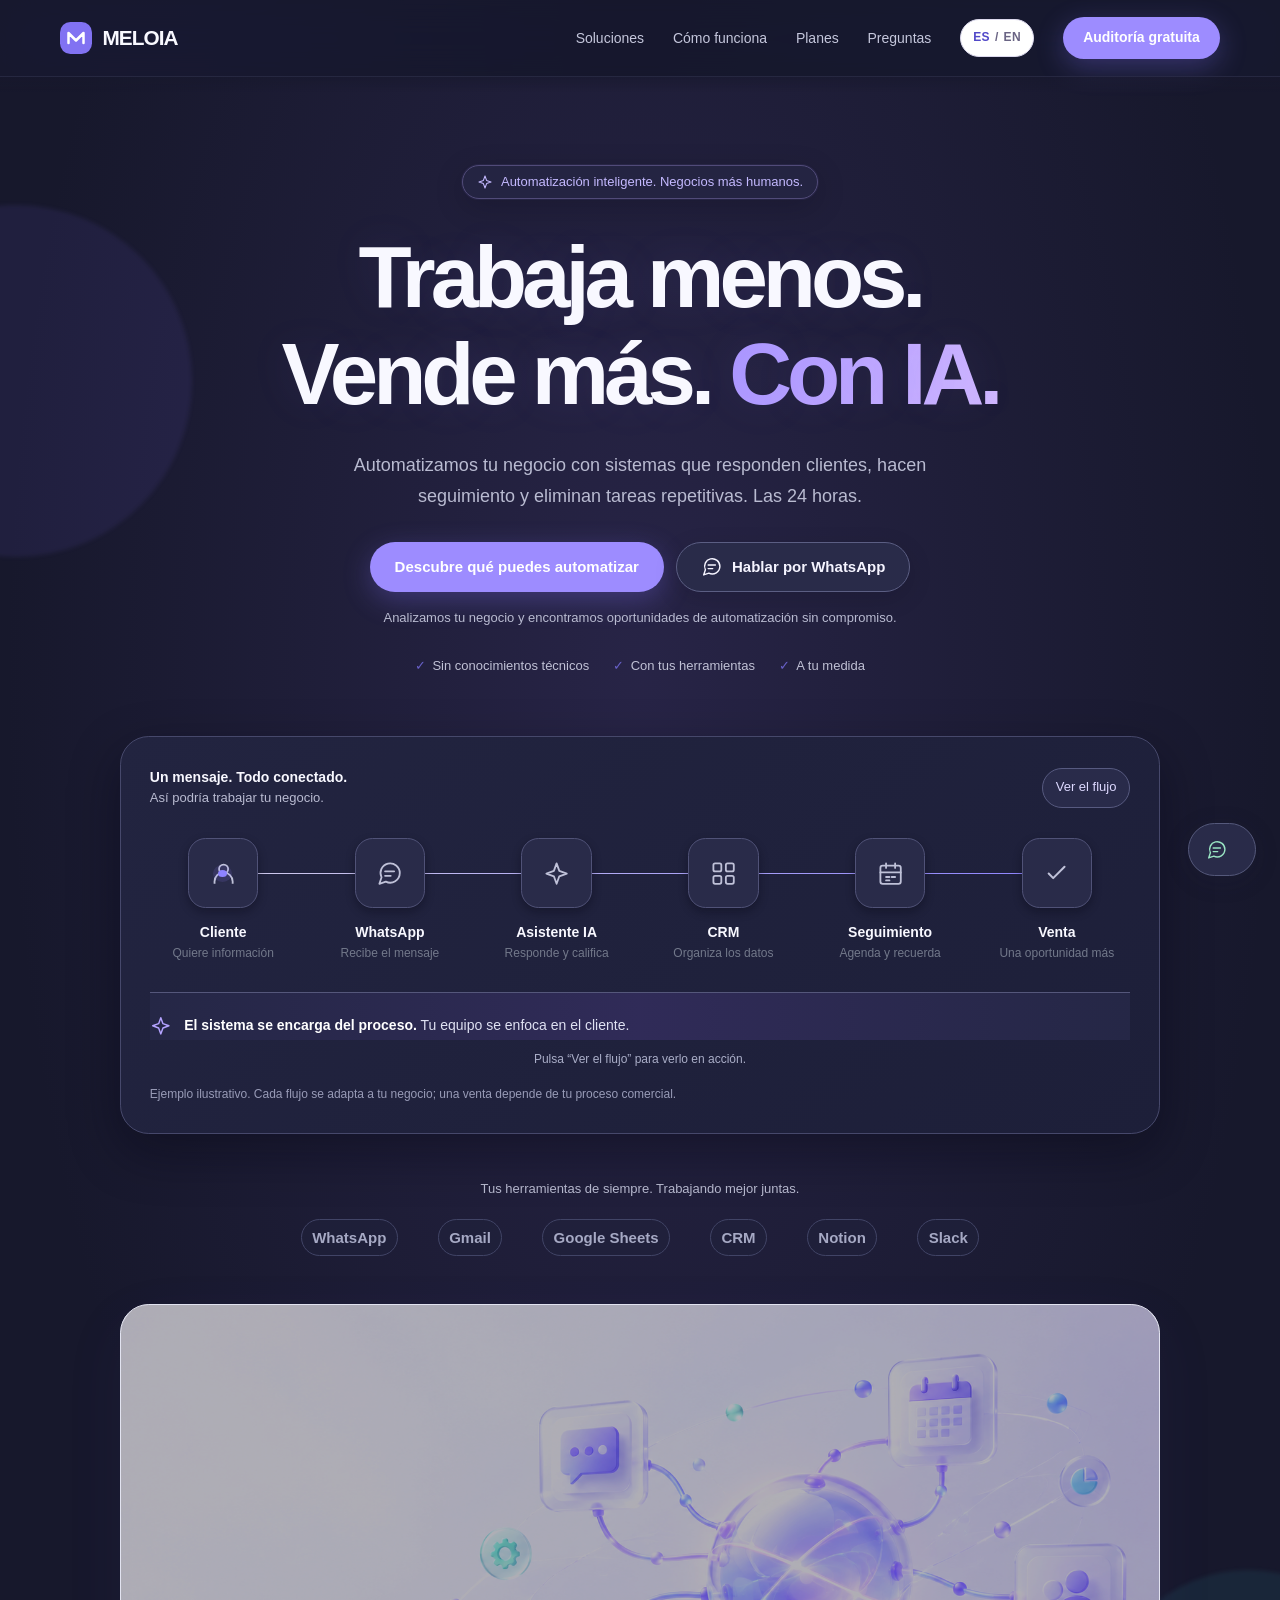
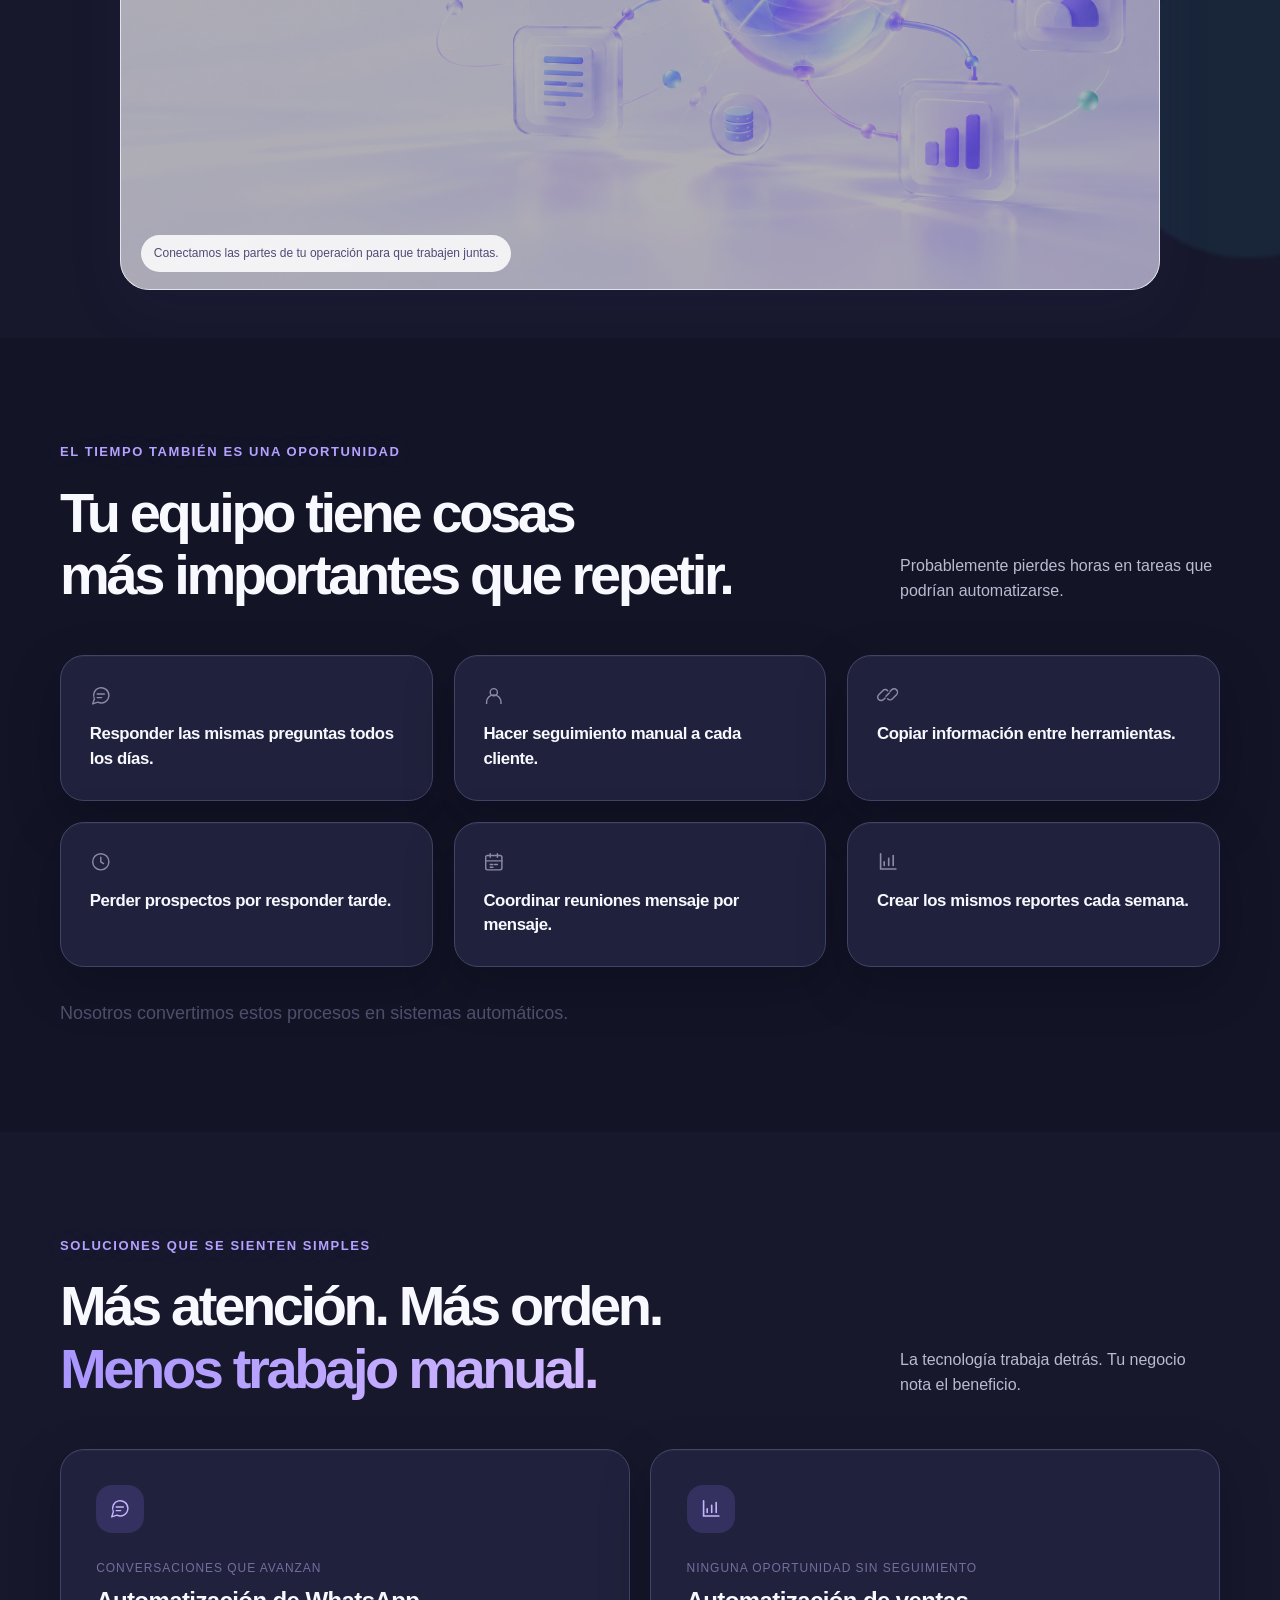
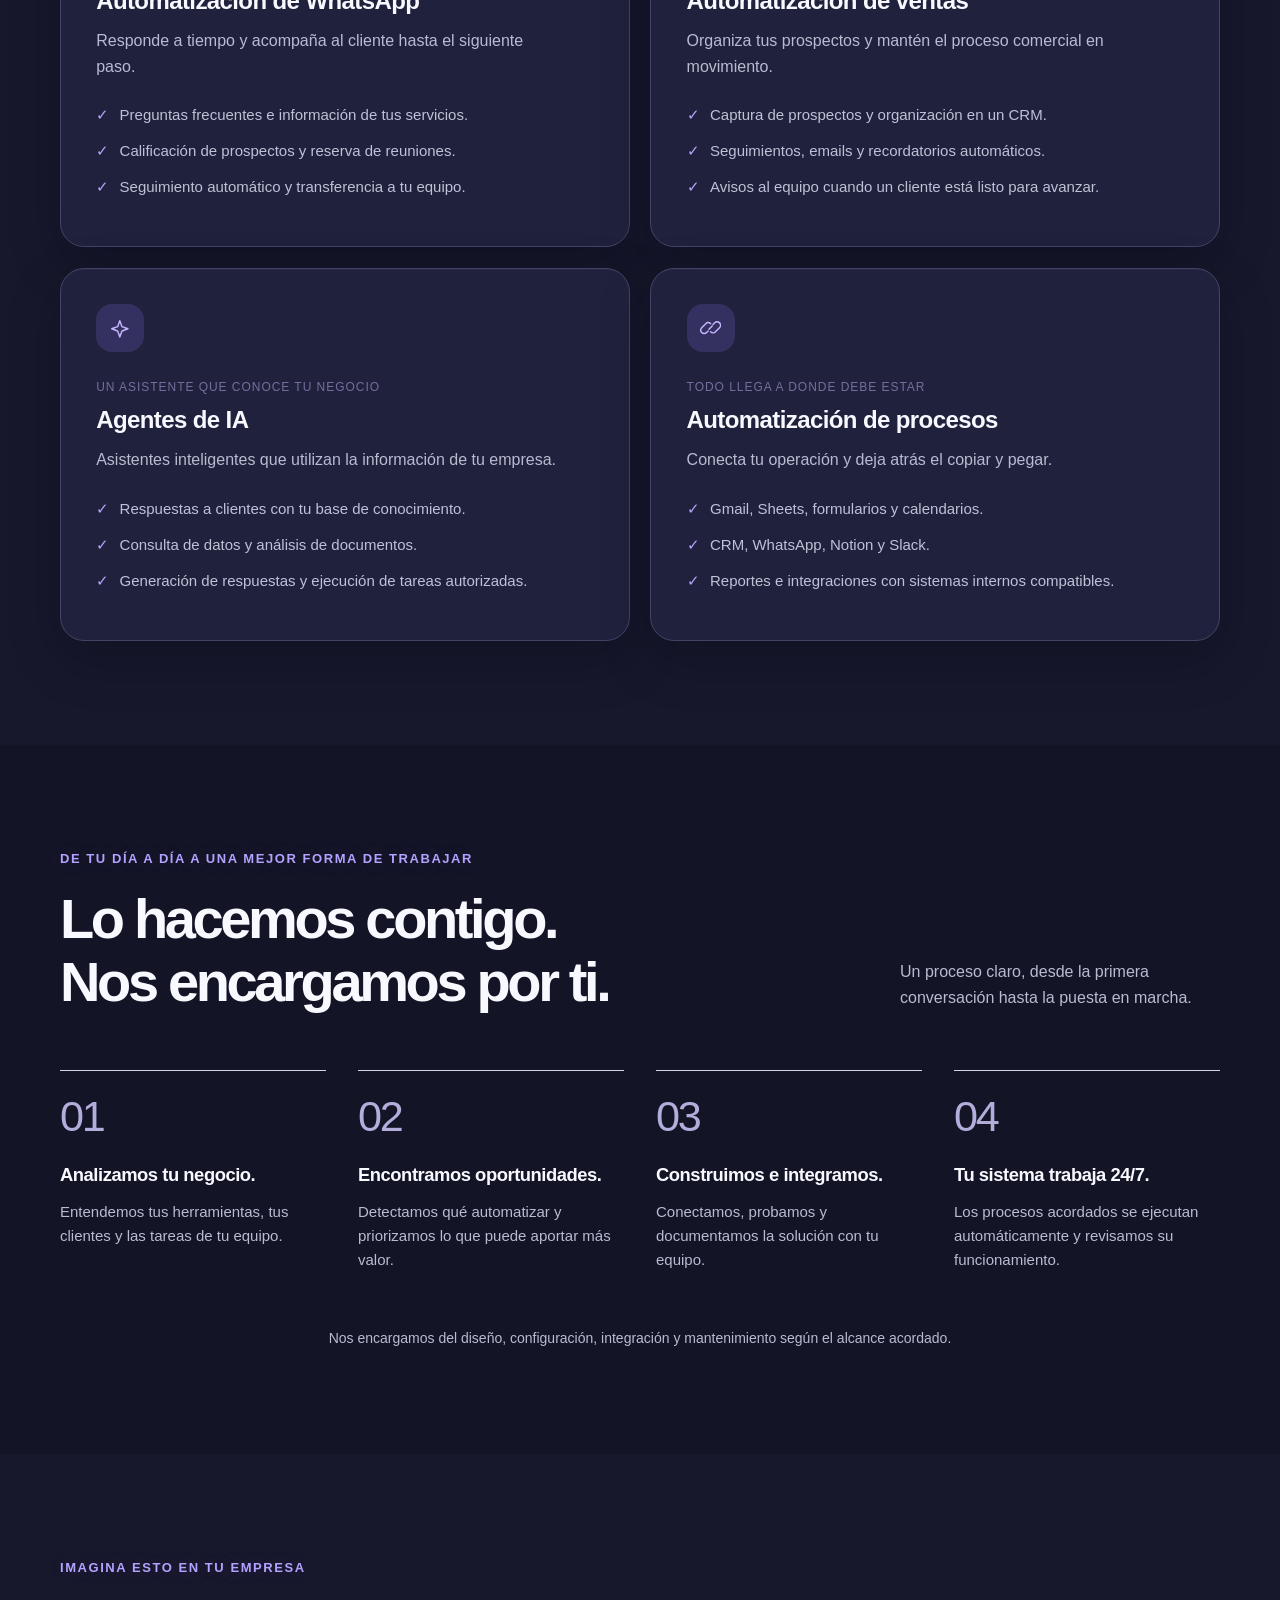
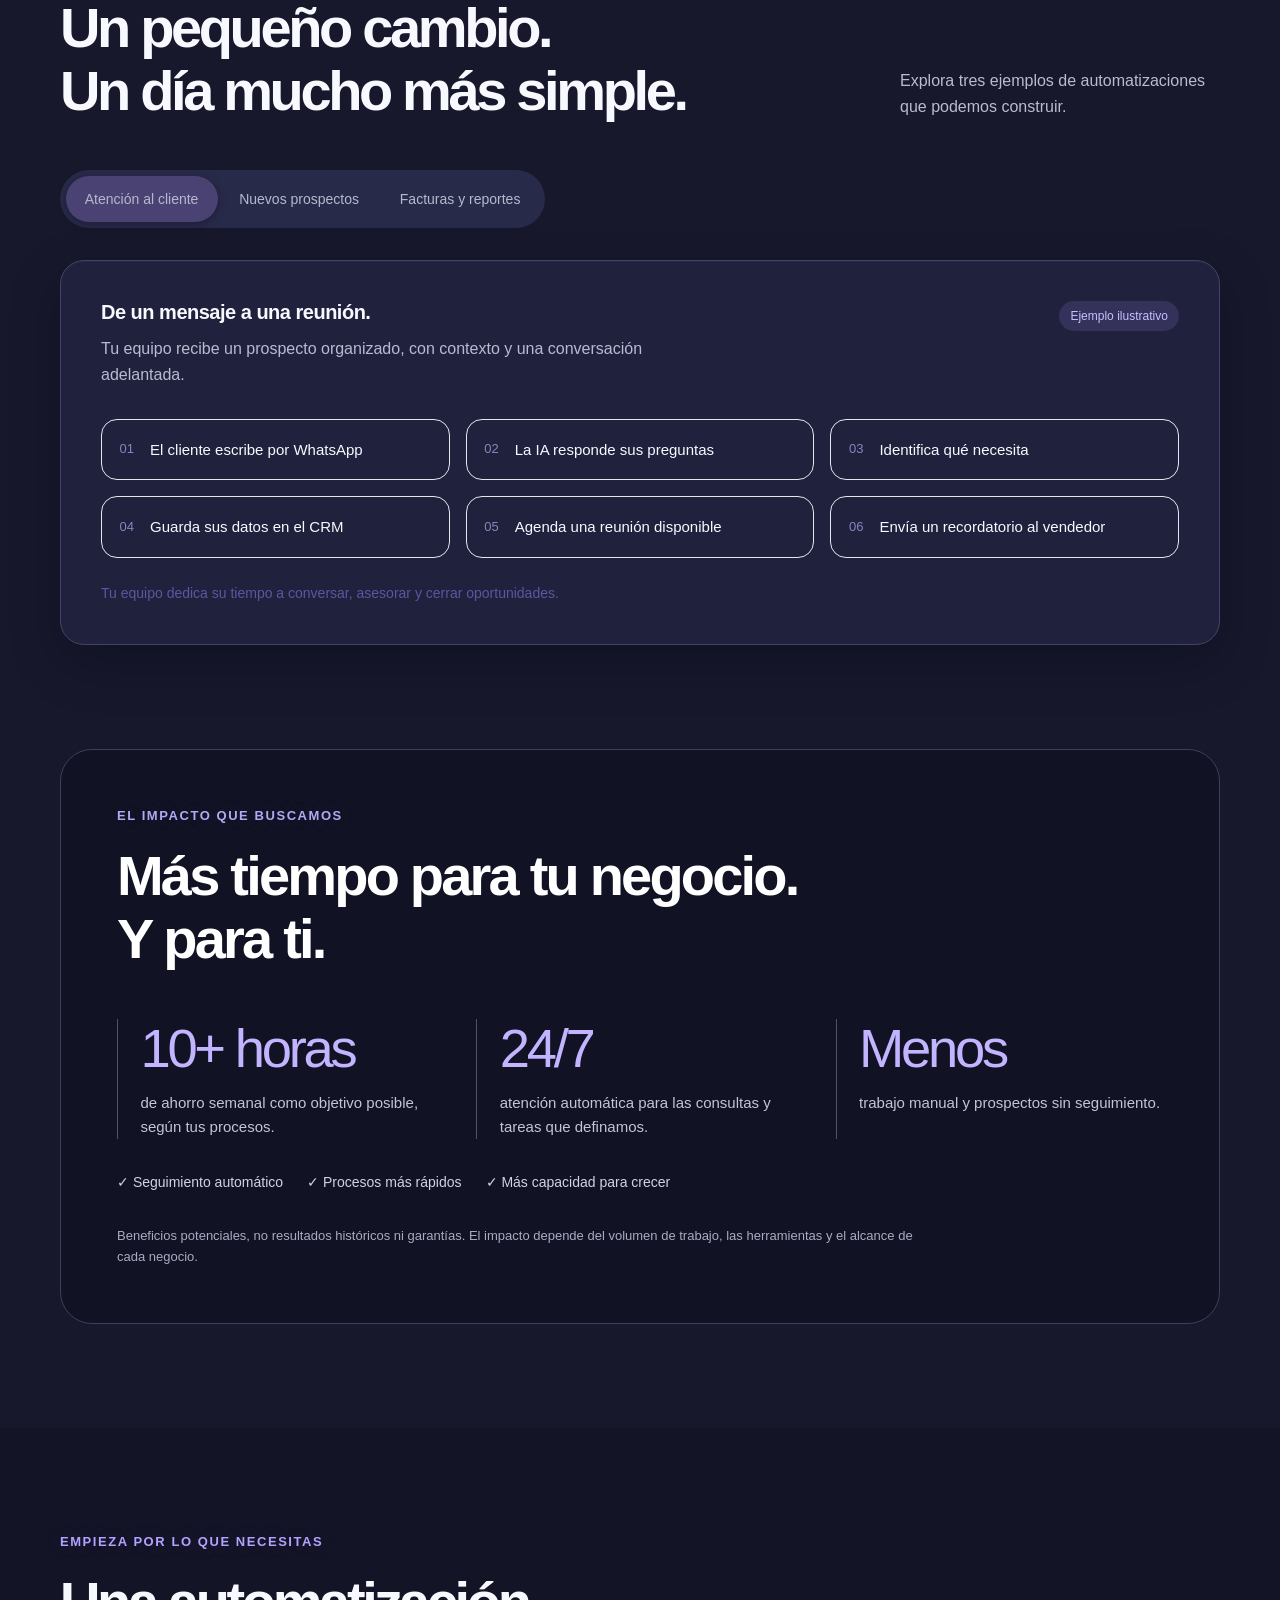
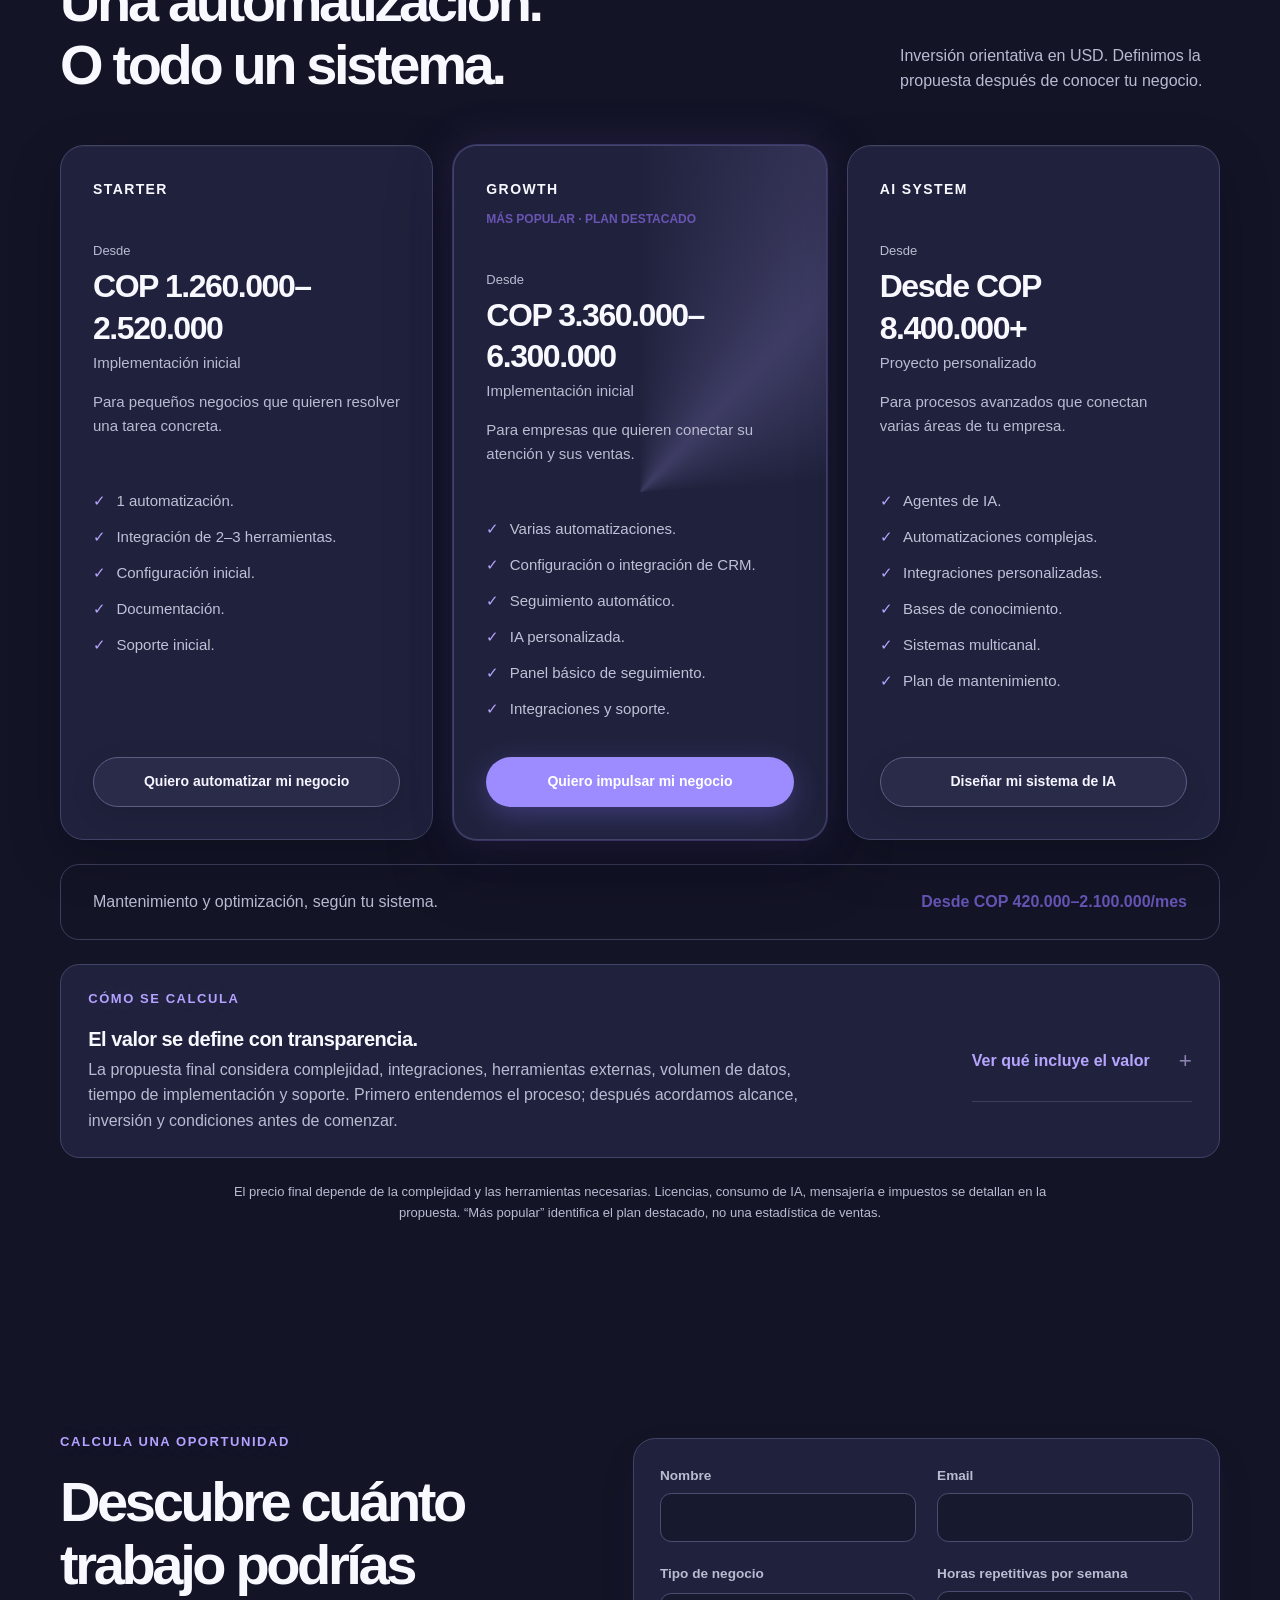
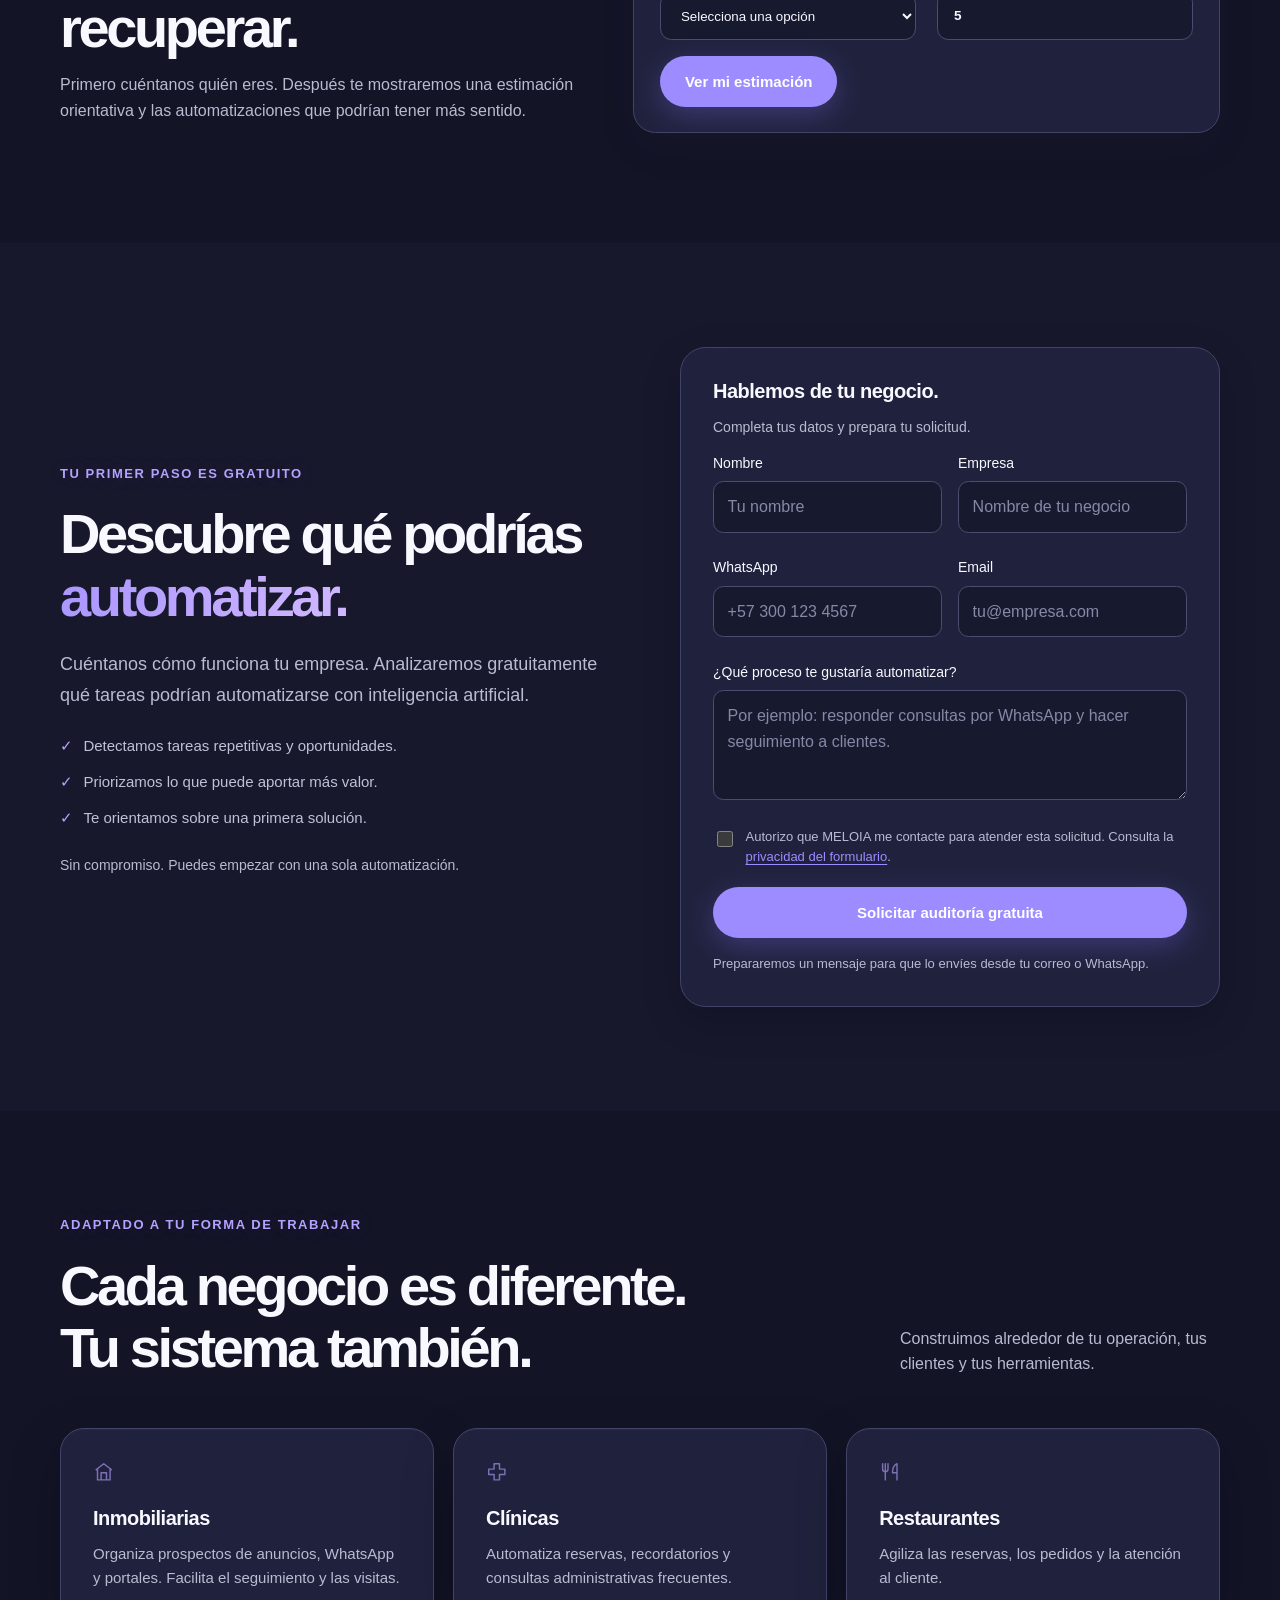
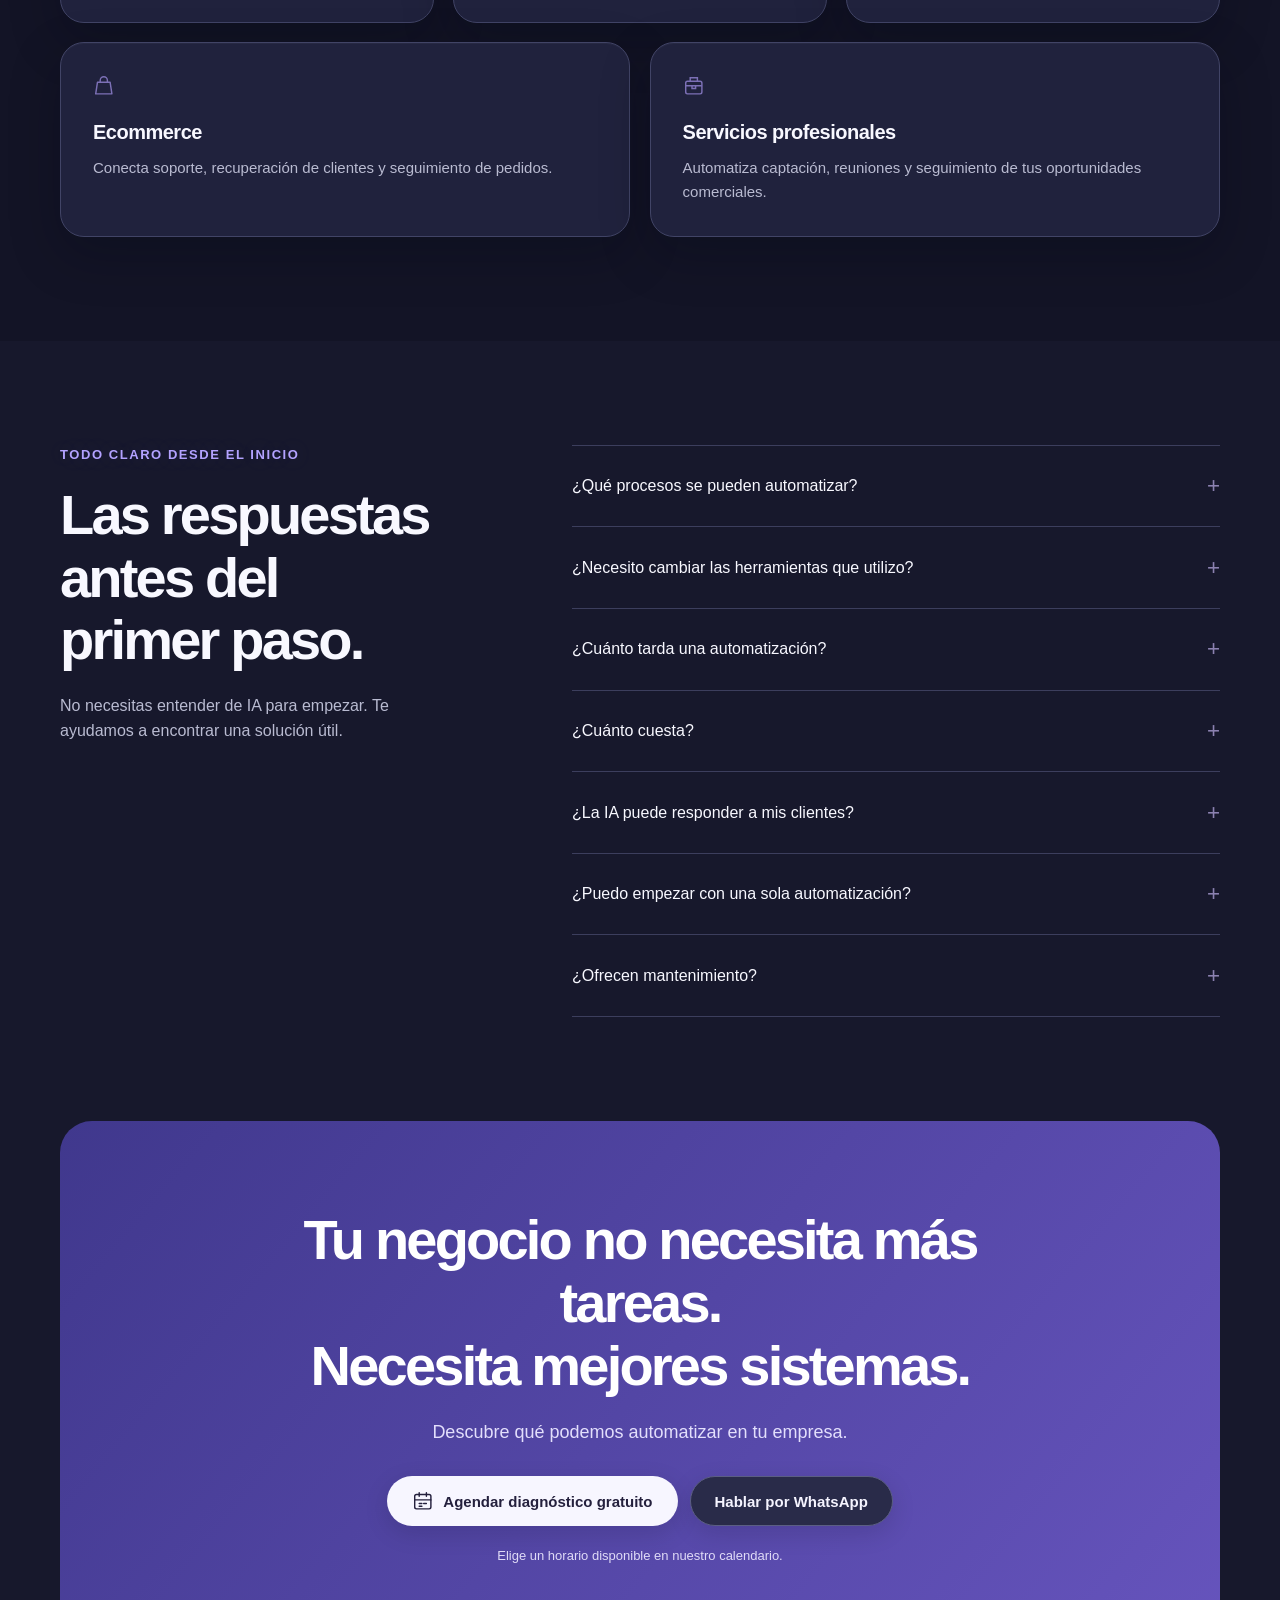
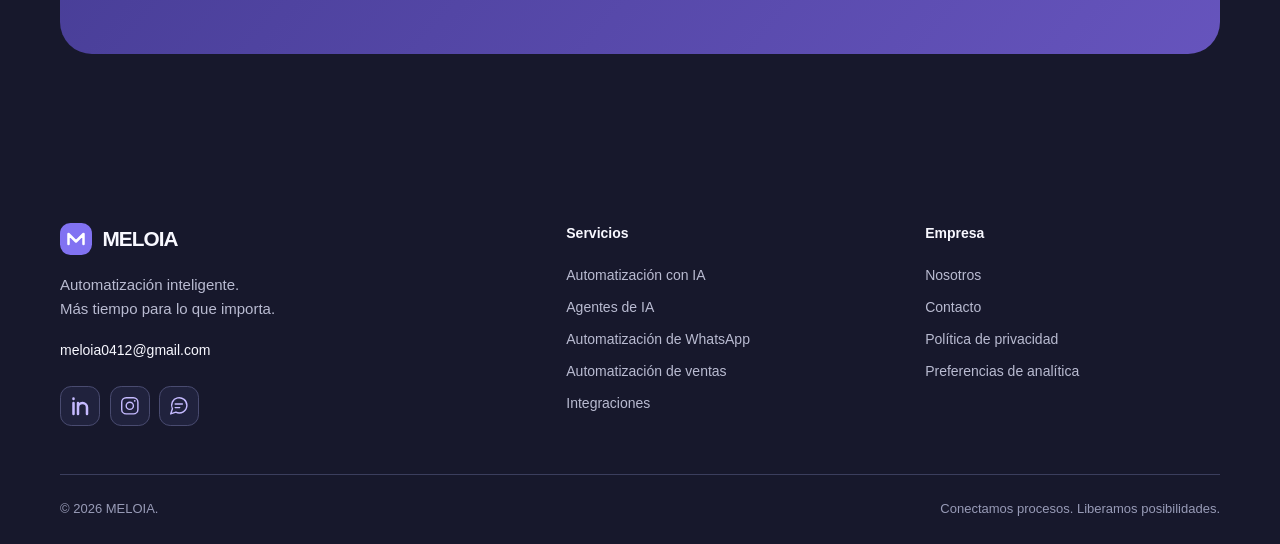
<file: index.html>
<!doctype html>
<html lang="es">
<head>
  <meta charset="utf-8">
  <meta name="viewport" content="width=device-width,initial-scale=1">
  <meta name="theme-color" content="#5955e7">
  <title>MELOIA — Trabaja menos. Vende más. Automatiza con IA.</title>
  <meta name="description" content="Automatizamos la atención, las ventas y las tareas repetitivas de tu negocio con inteligencia artificial. Solicita una auditoría gratuita con MELOIA.">
  <meta property="og:type" content="website">
  <meta property="og:locale" content="es_CO">
  <meta property="og:title" content="MELOIA — Tu negocio, en su mejor versión.">
  <meta property="og:description" content="Menos tareas manuales. Más tiempo para crecer. Descubre qué puedes automatizar con una auditoría gratuita.">
  <meta property="og:url" content="https://meloia.foamy-raven-7353.chatgpt.site/">
  <link rel="canonical" href="https://meloia.foamy-raven-7353.chatgpt.site/">
  <link rel="alternate" hreflang="es" href="https://meloia.foamy-raven-7353.chatgpt.site/">
  <link rel="alternate" hreflang="en" href="https://meloia.foamy-raven-7353.chatgpt.site/?lang=en">
  <link rel="alternate" hreflang="x-default" href="https://meloia.foamy-raven-7353.chatgpt.site/">
  <link rel="manifest" href="site.webmanifest">
  <link rel="icon" href="favicon.svg" type="image/svg+xml">
  <link rel="stylesheet" href="styles.css">
  <link rel="stylesheet" href="theme-overrides.css">
  <script src="config.js" defer></script>
  <script src="app.js" defer></script>
  <script type="application/ld+json">{"@context":"https://schema.org","@type":"ProfessionalService","name":"MELOIA","description":"Automatización inteligente para atención, ventas y procesos empresariales.","email":"meloia0412@gmail.com","telephone":"+573176867192","areaServed":"CO","address":{"@type":"PostalAddress","addressLocality":"Medellín","addressCountry":"CO"},"url":"https://meloia.foamy-raven-7353.chatgpt.site/","sameAs":[]}</script>
</head>
<body>
  <svg xmlns="http://www.w3.org/2000/svg" style="display:none" aria-hidden="true">
    <symbol id="i-mark" viewBox="0 0 24 24"><path d="M3 18V6l9 9 9-9v12" fill="none" stroke="currentColor" stroke-width="3" stroke-linecap="round" stroke-linejoin="round"/></symbol>
    <symbol id="i-spark" viewBox="0 0 24 24"><path d="m12 3 2.4 6.6L21 12l-6.6 2.4L12 21l-2.4-6.6L3 12l6.6-2.4L12 3Z" fill="none" stroke="currentColor" stroke-width="1.6" stroke-linejoin="round"/></symbol>
    <symbol id="i-chat" viewBox="0 0 24 24"><path d="M21 11.5a8.5 8.5 0 0 1-12.3 7.6L3 21l1.9-5.7A8.5 8.5 0 1 1 21 11.5Z" fill="none" stroke="currentColor" stroke-width="1.6" stroke-linejoin="round"/><path d="M8 10h8M8 14h5" fill="none" stroke="currentColor" stroke-width="1.6" stroke-linecap="round"/></symbol>
    <symbol id="i-user" viewBox="0 0 24 24"><circle cx="12" cy="8" r="4" fill="none" stroke="currentColor" stroke-width="1.6"/><path d="M4 21v-2a8 8 0 0 1 16 0v2" fill="none" stroke="currentColor" stroke-width="1.6"/></symbol>
    <symbol id="i-grid" viewBox="0 0 24 24"><g fill="none" stroke="currentColor" stroke-width="1.6"><rect x="3" y="3" width="7" height="7" rx="1.5"/><rect x="14" y="3" width="7" height="7" rx="1.5"/><rect x="3" y="14" width="7" height="7" rx="1.5"/><rect x="14" y="14" width="7" height="7" rx="1.5"/></g></symbol>
    <symbol id="i-calendar" viewBox="0 0 24 24"><rect x="3" y="5" width="18" height="16" rx="2" fill="none" stroke="currentColor" stroke-width="1.6"/><path d="M8 3v4m8-4v4M3 11h18m-13 4h3m2 0h3m-8 3h3" fill="none" stroke="currentColor" stroke-width="1.6" stroke-linecap="round"/></symbol>
    <symbol id="i-check" viewBox="0 0 24 24"><path d="m5 12 4 4L19 6" fill="none" stroke="currentColor" stroke-width="1.8" stroke-linecap="round" stroke-linejoin="round"/></symbol>
    <symbol id="i-chart" viewBox="0 0 24 24"><path d="M4 3v17h17M8 16v-4m5 4V8m5 8V5" fill="none" stroke="currentColor" stroke-width="1.8" stroke-linecap="round"/></symbol>
    <symbol id="i-clock" viewBox="0 0 24 24"><circle cx="12" cy="12" r="9" fill="none" stroke="currentColor" stroke-width="1.6"/><path d="M12 7v5l3 2" fill="none" stroke="currentColor" stroke-width="1.6" stroke-linecap="round"/></symbol>
    <symbol id="i-link" viewBox="0 0 24 24"><path d="m10 14 4-4m-5 6-2 2a4 4 0 0 1-6-6l5-5a4 4 0 0 1 6 0m0 10a4 4 0 0 0 6 0l5-5a4 4 0 0 0-6-6l-2 2" transform="translate(1 0) scale(.9)" fill="none" stroke="currentColor" stroke-width="1.8" stroke-linecap="round"/></symbol>
    <symbol id="i-home" viewBox="0 0 24 24"><path d="m3 10 9-7 9 7M5 9v12h14V9M9 21v-8h6v8" fill="none" stroke="currentColor" stroke-width="1.6" stroke-linejoin="round"/></symbol>
    <symbol id="i-health" viewBox="0 0 24 24"><path d="M9 3h6v6h6v6h-6v6H9v-6H3V9h6V3Z" fill="none" stroke="currentColor" stroke-width="1.6" stroke-linejoin="round"/></symbol>
    <symbol id="i-food" viewBox="0 0 24 24"><path d="M4 3v6a3 3 0 0 0 6 0V3M7 3v18M20 21V3c-4 2-5 6-5 10h5" fill="none" stroke="currentColor" stroke-width="1.6" stroke-linecap="round" stroke-linejoin="round"/></symbol>
    <symbol id="i-bag" viewBox="0 0 24 24"><path d="M5 8h14l2 13H3L5 8Zm3 0V6a4 4 0 0 1 8 0v2" fill="none" stroke="currentColor" stroke-width="1.6" stroke-linejoin="round"/></symbol>
    <symbol id="i-work" viewBox="0 0 24 24"><rect x="3" y="7" width="18" height="14" rx="2" fill="none" stroke="currentColor" stroke-width="1.6"/><path d="M8 7V3h8v4M3 12h18m-11 0v3h4v-3" fill="none" stroke="currentColor" stroke-width="1.6"/></symbol>
    <symbol id="i-instagram" viewBox="0 0 24 24"><rect x="3" y="3" width="18" height="18" rx="5" fill="none" stroke="currentColor" stroke-width="1.6"/><circle cx="12" cy="12" r="4" fill="none" stroke="currentColor" stroke-width="1.6"/><circle cx="17.5" cy="6.5" r="1" fill="currentColor"/></symbol>
    <symbol id="i-linkedin" viewBox="0 0 24 24"><path d="M5 9v12M5 4v.5M10 21V9m0 5a5 5 0 0 1 10 0v7" fill="none" stroke="currentColor" stroke-width="2.8" stroke-linecap="round"/></symbol>
    <symbol id="i-menu" viewBox="0 0 24 24"><path d="M4 6h16M4 12h16M4 18h16" fill="none" stroke="currentColor" stroke-width="1.6" stroke-linecap="round"/></symbol>
  </svg>
  <a class="skip" href="#main">Saltar al contenido</a>
  <header class="header">
    <nav class="container nav" aria-label="Navegación principal">
      <a class="brand" href="#" aria-label="MELOIA, inicio"><span class="brand-mark"><svg aria-hidden="true"><use href="#i-mark"/></svg></span>MELOIA</a>
      <button class="menu-toggle" type="button" aria-expanded="false" aria-controls="nav-links" aria-label="Abrir menú"><svg class="icon" aria-hidden="true"><use href="#i-menu"/></svg></button>
      <div class="nav-links" id="nav-links">
        <a href="#servicios" data-i18n="navSolutions">Soluciones</a><a href="#como-funciona" data-i18n="navProcess">Cómo funciona</a><a href="#planes" data-i18n="navPlans">Planes</a><a href="#preguntas" data-i18n="navFaq">Preguntas</a>
        <button class="language-toggle" type="button" aria-label="Cambiar idioma"><span class="lang-active">ES</span><span aria-hidden="true">/</span><span>EN</span></button>
        <a class="btn btn-primary" href="#auditoria" data-track="nav_audit" data-i18n="navCta">Auditoría gratuita</a>
      </div>
    </nav>
  </header>
  <main id="main">
    <section class="hero" aria-labelledby="hero-title">
      <div class="container">
        <span class="hero-label"><svg class="icon" aria-hidden="true"><use href="#i-spark"/></svg>Automatización inteligente. Negocios más humanos.</span>
        <h1 id="hero-title">Trabaja menos.<br>Vende más. <span class="gradient-text">Con IA.</span></h1>
        <p class="lead">Automatizamos tu negocio con sistemas que responden clientes, hacen seguimiento y eliminan tareas repetitivas. Las 24 horas.</p>
        <div class="actions">
          <a href="#auditoria" class="btn btn-primary" data-track="hero_audit">Descubre qué puedes automatizar</a>
          <a href="https://wa.me/573176867192?text=Hola%20MELOIA%2C%20quiero%20automatizar%20mi%20negocio." class="btn btn-secondary" data-whatsapp target="_blank" rel="noopener noreferrer"><svg class="icon" aria-hidden="true"><use href="#i-chat"/></svg>Hablar por WhatsApp</a>
        </div>
        <p class="hero-note">Analizamos tu negocio y encontramos oportunidades de automatización sin compromiso.</p>
        <div class="hero-checks"><span>Sin conocimientos técnicos</span><span>Con tus herramientas</span><span>A tu medida</span></div>
        <div class="flow-stage" aria-label="Demostración de un flujo de automatización">
          <div class="flow-toolbar"><div>Un mensaje. Todo conectado.<small>Así podría trabajar tu negocio.</small></div><button class="flow-control" id="flow-control" type="button" aria-pressed="false">Ver el flujo</button></div>
          <ol class="flow-nodes">
            <li class="flow-node"><div class="node-icon"><svg class="icon" aria-hidden="true"><use href="#i-user"/></svg></div><b>Cliente</b><small>Quiere información</small></li>
            <li class="flow-node"><div class="node-icon"><svg class="icon" aria-hidden="true"><use href="#i-chat"/></svg></div><b>WhatsApp</b><small>Recibe el mensaje</small></li>
            <li class="flow-node"><div class="node-icon"><svg class="icon" aria-hidden="true"><use href="#i-spark"/></svg></div><b>Asistente IA</b><small>Responde y califica</small></li>
            <li class="flow-node"><div class="node-icon"><svg class="icon" aria-hidden="true"><use href="#i-grid"/></svg></div><b>CRM</b><small>Organiza los datos</small></li>
            <li class="flow-node"><div class="node-icon"><svg class="icon" aria-hidden="true"><use href="#i-calendar"/></svg></div><b>Seguimiento</b><small>Agenda y recuerda</small></li>
            <li class="flow-node"><div class="node-icon"><svg class="icon" aria-hidden="true"><use href="#i-check"/></svg></div><b>Venta</b><small>Una oportunidad más</small></li>
          </ol>
          <div class="flow-result"><svg class="icon" aria-hidden="true"><use href="#i-spark"/></svg><span id="flow-result"><strong>El sistema se encarga del proceso.</strong> Tu equipo se enfoca en el cliente.</span></div><p class="flow-status" id="flow-status" aria-live="polite">Pulsa “Ver el flujo” para verlo en acción.</p>
          <p class="flow-footnote">Ejemplo ilustrativo. Cada flujo se adapta a tu negocio; una venta depende de tu proceso comercial.</p>
        </div>
        <div class="integrations"><p data-i18n="integrationsLead">Tus herramientas de siempre. Trabajando mejor juntas.</p><div class="tools"><span>WhatsApp</span><span>Gmail</span><span>Google Sheets</span><span>CRM</span><span>Notion</span><span>Slack</span></div></div>
        <figure class="automation-visual reveal" data-parallax><img src="automation-visual.png" alt="Conexiones visuales entre conversaciones, calendario, CRM y resultados" loading="lazy"><figcaption>Conectamos las partes de tu operación para que trabajen juntas.</figcaption></figure>
      </div>
    </section>
    <section class="section soft" id="problema">
      <div class="container">
        <div class="section-heading reveal"><div><span class="eyebrow">El tiempo también es una oportunidad</span><h2>Tu equipo tiene cosas<br>más importantes que repetir.</h2></div><p>Probablemente pierdes horas en tareas que podrían automatizarse.</p></div>
        <div class="grid-3">
          <article class="card problem-card reveal"><svg class="icon" aria-hidden="true"><use href="#i-chat"/></svg><h3>Responder las mismas preguntas todos los días.</h3></article>
          <article class="card problem-card reveal"><svg class="icon" aria-hidden="true"><use href="#i-user"/></svg><h3>Hacer seguimiento manual a cada cliente.</h3></article>
          <article class="card problem-card reveal"><svg class="icon" aria-hidden="true"><use href="#i-link"/></svg><h3>Copiar información entre herramientas.</h3></article>
          <article class="card problem-card reveal"><svg class="icon" aria-hidden="true"><use href="#i-clock"/></svg><h3>Perder prospectos por responder tarde.</h3></article>
          <article class="card problem-card reveal"><svg class="icon" aria-hidden="true"><use href="#i-calendar"/></svg><h3>Coordinar reuniones mensaje por mensaje.</h3></article>
          <article class="card problem-card reveal"><svg class="icon" aria-hidden="true"><use href="#i-chart"/></svg><h3>Crear los mismos reportes cada semana.</h3></article>
        </div>
        <p class="bridge reveal">Nosotros convertimos estos procesos en sistemas automáticos.</p>
      </div>
    </section>
    <section class="section" id="servicios">
      <div class="container">
        <div class="section-heading reveal"><div><span class="eyebrow">Soluciones que se sienten simples</span><h2>Más atención. Más orden.<br><span class="gradient-text">Menos trabajo manual.</span></h2></div><p>La tecnología trabaja detrás. Tu negocio nota el beneficio.</p></div>
        <div class="grid-2">
          <article class="card service reveal" id="whatsapp"><div class="service-icon"><svg class="icon" aria-hidden="true"><use href="#i-chat"/></svg></div><span class="service-kicker">CONVERSACIONES QUE AVANZAN</span><h3>Automatización de WhatsApp</h3><p>Responde a tiempo y acompaña al cliente hasta el siguiente paso.</p><ul class="checklist"><li>Preguntas frecuentes e información de tus servicios.</li><li>Calificación de prospectos y reserva de reuniones.</li><li>Seguimiento automático y transferencia a tu equipo.</li></ul></article>
          <article class="card service reveal" id="ventas"><div class="service-icon"><svg class="icon" aria-hidden="true"><use href="#i-chart"/></svg></div><span class="service-kicker">NINGUNA OPORTUNIDAD SIN SEGUIMIENTO</span><h3>Automatización de ventas</h3><p>Organiza tus prospectos y mantén el proceso comercial en movimiento.</p><ul class="checklist"><li>Captura de prospectos y organización en un CRM.</li><li>Seguimientos, emails y recordatorios automáticos.</li><li>Avisos al equipo cuando un cliente está listo para avanzar.</li></ul></article>
          <article class="card service reveal" id="agentes"><div class="service-icon"><svg class="icon" aria-hidden="true"><use href="#i-spark"/></svg></div><span class="service-kicker">UN ASISTENTE QUE CONOCE TU NEGOCIO</span><h3>Agentes de IA</h3><p>Asistentes inteligentes que utilizan la información de tu empresa.</p><ul class="checklist"><li>Respuestas a clientes con tu base de conocimiento.</li><li>Consulta de datos y análisis de documentos.</li><li>Generación de respuestas y ejecución de tareas autorizadas.</li></ul></article>
          <article class="card service reveal" id="integraciones"><div class="service-icon"><svg class="icon" aria-hidden="true"><use href="#i-link"/></svg></div><span class="service-kicker">TODO LLEGA A DONDE DEBE ESTAR</span><h3>Automatización de procesos</h3><p>Conecta tu operación y deja atrás el copiar y pegar.</p><ul class="checklist"><li>Gmail, Sheets, formularios y calendarios.</li><li>CRM, WhatsApp, Notion y Slack.</li><li>Reportes e integraciones con sistemas internos compatibles.</li></ul></article>
        </div>
      </div>
    </section>
    <section class="section soft" id="como-funciona">
      <div class="container">
        <div class="section-heading reveal"><div><span class="eyebrow">De tu día a día a una mejor forma de trabajar</span><h2>Lo hacemos contigo.<br>Nos encargamos por ti.</h2></div><p>Un proceso claro, desde la primera conversación hasta la puesta en marcha.</p></div>
        <div class="process-grid process-animated">
          <article class="process-step reveal"><span>01</span><h3>Analizamos tu negocio.</h3><p>Entendemos tus herramientas, tus clientes y las tareas de tu equipo.</p></article>
          <article class="process-step reveal"><span>02</span><h3>Encontramos oportunidades.</h3><p>Detectamos qué automatizar y priorizamos lo que puede aportar más valor.</p></article>
          <article class="process-step reveal"><span>03</span><h3>Construimos e integramos.</h3><p>Conectamos, probamos y documentamos la solución con tu equipo.</p></article>
          <article class="process-step reveal"><span>04</span><h3>Tu sistema trabaja 24/7.</h3><p>Los procesos acordados se ejecutan automáticamente y revisamos su funcionamiento.</p></article>
        </div>
        <p class="process-note">Nos encargamos del diseño, configuración, integración y mantenimiento según el alcance acordado.</p>
      </div>
    </section>
    <section class="section" id="ejemplos">
      <div class="container">
        <div class="section-heading reveal"><div><span class="eyebrow">Imagina esto en tu empresa</span><h2>Un pequeño cambio.<br>Un día mucho más simple.</h2></div><p>Explora tres ejemplos de automatizaciones que podemos construir.</p></div>
        <div class="tabs" role="tablist" aria-label="Ejemplos de automatización"><span class="tab-indicator" aria-hidden="true"></span><button class="tab" id="tab-atencion" role="tab" aria-selected="true" aria-controls="panel-atencion" data-example="atencion">Atención al cliente</button><button class="tab" id="tab-prospectos" role="tab" aria-selected="false" aria-controls="panel-prospectos" tabindex="-1" data-example="prospectos">Nuevos prospectos</button><button class="tab" id="tab-facturas" role="tab" aria-selected="false" aria-controls="panel-facturas" tabindex="-1" data-example="facturas">Facturas y reportes</button></div>
        <div class="example" id="panel-atencion" role="tabpanel" aria-labelledby="tab-atencion" tabindex="0"><div class="example-heading"><div><h3>De un mensaje a una reunión.</h3><p>Tu equipo recibe un prospecto organizado, con contexto y una conversación adelantada.</p></div><span class="badge">Ejemplo ilustrativo</span></div><div class="example-flow"><div class="example-step"><span>01</span>El cliente escribe por WhatsApp</div><div class="example-step"><span>02</span>La IA responde sus preguntas</div><div class="example-step"><span>03</span>Identifica qué necesita</div><div class="example-step"><span>04</span>Guarda sus datos en el CRM</div><div class="example-step"><span>05</span>Agenda una reunión disponible</div><div class="example-step"><span>06</span>Envía un recordatorio al vendedor</div></div><p class="example-outcome">Tu equipo dedica su tiempo a conversar, asesorar y cerrar oportunidades.</p></div>
        <div class="example" id="panel-prospectos" role="tabpanel" aria-labelledby="tab-prospectos" tabindex="0" hidden><div class="example-heading"><div><h3>El interés no se queda en un formulario.</h3><p>Cada solicitud entra a un proceso de atención y seguimiento definido por tu empresa.</p></div><span class="badge">Ejemplo ilustrativo</span></div><div class="example-flow"><div class="example-step"><span>01</span>El cliente completa un formulario</div><div class="example-step"><span>02</span>Los datos llegan al CRM</div><div class="example-step"><span>03</span>La IA analiza el prospecto</div><div class="example-step"><span>04</span>Prepara un email personalizado</div><div class="example-step"><span>05</span>Inicia el seguimiento automático</div><div class="example-step"><span>06</span>Avisa al equipo cuando hace falta</div></div><p class="example-outcome">Un proceso consistente para acompañar cada oportunidad.</p></div>
        <div class="example" id="panel-facturas" role="tabpanel" aria-labelledby="tab-facturas" tabindex="0" hidden><div class="example-heading"><div><h3>La información se organiza sola.</h3><p>Automatiza la captura de datos y deja las excepciones para revisión humana.</p></div><span class="badge">Ejemplo ilustrativo</span></div><div class="example-flow"><div class="example-step"><span>01</span>Llega una factura por correo</div><div class="example-step"><span>02</span>El sistema extrae la información</div><div class="example-step"><span>03</span>Señala datos que requieren revisión</div><div class="example-step"><span>04</span>Guarda los datos en una hoja</div><div class="example-step"><span>05</span>Clasifica el gasto</div><div class="example-step"><span>06</span>Genera un reporte</div></div><p class="example-outcome">Menos digitación y más claridad sobre tu operación.</p></div>
      </div>
    </section>
    <section class="section" id="resultados" style="padding-top:0">
      <div class="container"><div class="results reveal"><span class="eyebrow">El impacto que buscamos</span><h2>Más tiempo para tu negocio.<br>Y para ti.</h2><div class="metrics"><div class="metric"><strong data-count="10" data-suffix="+ horas">0</strong><p>de ahorro semanal como objetivo posible, según tus procesos.</p></div><div class="metric"><strong data-count="24" data-suffix="/7">0</strong><p>atención automática para las consultas y tareas que definamos.</p></div><div class="metric"><strong>Menos</strong><p>trabajo manual y prospectos sin seguimiento.</p></div></div><div class="benefits"><span>✓ Seguimiento automático</span><span>✓ Procesos más rápidos</span><span>✓ Más capacidad para crecer</span></div><p class="results-note">Beneficios potenciales, no resultados históricos ni garantías. El impacto depende del volumen de trabajo, las herramientas y el alcance de cada negocio.</p></div></div>
    </section>
    <section class="section soft" id="planes">
      <div class="container">
        <div class="section-heading reveal"><div><span class="eyebrow">Empieza por lo que necesitas</span><h2>Una automatización.<br>O todo un sistema.</h2></div><p>Inversión orientativa en USD. Definimos la propuesta después de conocer tu negocio.</p></div>
        <div class="grid-3 plans">
          <article class="card plan reveal"><span class="plan-name">Starter</span><div class="price"><small>Desde</small><br>US$300–600</div><p class="small">Implementación inicial</p><p>Para pequeños negocios que quieren resolver una tarea concreta.</p><ul class="checklist"><li>1 automatización.</li><li>Integración de 2–3 herramientas.</li><li>Configuración inicial.</li><li>Documentación.</li><li>Soporte inicial.</li></ul><a class="btn btn-secondary" href="#auditoria" data-plan="Starter">Quiero automatizar mi negocio</a></article>
          <article class="card plan featured reveal"><span class="plan-name">Growth</span><span class="plan-tag">MÁS POPULAR · PLAN DESTACADO</span><div class="price"><small>Desde</small><br>US$800–1.500</div><p class="small">Implementación inicial</p><p>Para empresas que quieren conectar su atención y sus ventas.</p><ul class="checklist"><li>Varias automatizaciones.</li><li>Configuración o integración de CRM.</li><li>Seguimiento automático.</li><li>IA personalizada.</li><li>Panel básico de seguimiento.</li><li>Integraciones y soporte.</li></ul><a class="btn btn-primary" href="#auditoria" data-plan="Growth">Quiero impulsar mi negocio</a></article>
          <article class="card plan reveal"><span class="plan-name">AI System</span><div class="price"><small>Desde</small><br>US$2.000+</div><p class="small">Proyecto personalizado</p><p>Para procesos avanzados que conectan varias áreas de tu empresa.</p><ul class="checklist"><li>Agentes de IA.</li><li>Automatizaciones complejas.</li><li>Integraciones personalizadas.</li><li>Bases de conocimiento.</li><li>Sistemas multicanal.</li><li>Plan de mantenimiento.</li></ul><a class="btn btn-secondary" href="#auditoria" data-plan="AI System">Diseñar mi sistema de IA</a></article>
        </div>
        <div class="maintenance"><p>Mantenimiento y optimización, según tu sistema.</p><strong class="maintenance-price">Desde US$100–500/mes</strong></div>
        <div class="pricing-explainer"><div><span class="eyebrow">Cómo se calcula</span><h3>El valor se define con transparencia.</h3><p>La propuesta final considera complejidad, integraciones, herramientas externas, volumen de datos, tiempo de implementación y soporte. Primero entendemos el proceso; después acordamos alcance, inversión y condiciones antes de comenzar.</p></div><details class="pricing-details"><summary>Ver qué incluye el valor</summary><ul class="checklist"><li>Complejidad y número de procesos.</li><li>Integraciones con tus herramientas.</li><li>Costos de terceros.</li><li>Volumen de datos y usuarios.</li><li>Implementación, pruebas y documentación.</li><li>Mantenimiento y soporte posterior.</li></ul></details></div>
        <p class="pricing-note">El precio final depende de la complejidad y las herramientas necesarias. Licencias, consumo de IA, mensajería e impuestos se detallan en la propuesta. “Más popular” identifica el plan destacado, no una estadística de ventas.</p>
      </div>
    </section>
    <section class="section soft" id="calculadora">
      <div class="container calculator reveal">
        <div><span class="eyebrow" data-i18n="calculatorEyebrow">Calcula una oportunidad</span><h2 data-i18n="calculatorTitle">Descubre cuánto trabajo podrías recuperar.</h2><p data-i18n="calculatorLead">Primero cuéntanos quién eres. Después te mostraremos una estimación orientativa y las automatizaciones que podrían tener más sentido.</p></div>
        <form id="calculator-form" class="calculator-form"><div class="grid-2"><label>Nombre<input name="name" required autocomplete="name"></label><label>Email<input name="email" type="email" required autocomplete="email"></label><label>Tipo de negocio<select name="industry" required><option value="">Selecciona una opción</option><option>Servicios profesionales</option><option>Comercio</option><option>Salud</option><option>Inmobiliaria</option><option>Educación</option><option>Otro</option></select></label><label>Horas repetitivas por semana<input name="hours" type="number" min="1" max="80" value="5" required></label></div><button class="btn btn-primary" type="submit" data-i18n="calculatorButton">Ver mi estimación</button></form>
        <div class="calculator-result" id="calculator-result" hidden><div><span class="eyebrow">Estimación orientativa</span><h3 id="calculator-result-title"></h3><p id="calculator-result-copy"></p></div><a class="btn btn-secondary" href="#auditoria" data-i18n="calculatorCta">Solicitar auditoría</a></div>
      </div>
    </section>
    <section class="section" id="auditoria">
      <div class="container audit-layout">
        <div class="audit-copy reveal"><span class="eyebrow">Tu primer paso es gratuito</span><h2>Descubre qué podrías <span class="gradient-text">automatizar.</span></h2><p class="lead">Cuéntanos cómo funciona tu empresa. Analizaremos gratuitamente qué tareas podrían automatizarse con inteligencia artificial.</p><ul class="checklist"><li>Detectamos tareas repetitivas y oportunidades.</li><li>Priorizamos lo que puede aportar más valor.</li><li>Te orientamos sobre una primera solución.</li></ul><p class="small">Sin compromiso. Puedes empezar con una sola automatización.</p></div>
        <form class="audit-form" id="audit-form">
          <h3>Hablemos de tu negocio.</h3><p class="small">Completa tus datos y prepara tu solicitud.</p>
          <div class="fields">
            <div class="field"><label for="name">Nombre</label><input id="name" name="name" autocomplete="name" placeholder="Tu nombre" required maxlength="100"><p class="field-error" id="name-error"></p></div>
            <div class="field"><label for="company">Empresa</label><input id="company" name="company" autocomplete="organization" placeholder="Nombre de tu negocio" required maxlength="150"><p class="field-error" id="company-error"></p></div>
            <div class="field"><label for="phone">WhatsApp</label><input id="phone" name="phone" type="tel" autocomplete="tel" placeholder="+57 300 123 4567" required maxlength="25"><p class="field-error" id="phone-error"></p></div>
            <div class="field"><label for="email">Email</label><input id="email" name="email" type="email" autocomplete="email" placeholder="tu@empresa.com" required maxlength="254"><p class="field-error" id="email-error"></p></div>
            <div class="field field-full"><label for="process">¿Qué proceso te gustaría automatizar?</label><textarea id="process" name="process" placeholder="Por ejemplo: responder consultas por WhatsApp y hacer seguimiento a clientes." required minlength="10" maxlength="2500"></textarea><p class="field-error" id="process-error"></p></div>
          </div>
          <div class="honeypot" aria-hidden="true"><label for="website">Dejar vacío</label><input id="website" name="website" tabindex="-1" autocomplete="off"></div>
          <div class="consent"><input id="consent" name="consent" type="checkbox" required><label for="consent">Autorizo que MELOIA me contacte para atender esta solicitud. Consulta la <button type="button" class="text-link" data-dialog="privacy-dialog">privacidad del formulario</button>.</label></div>
          <button type="submit" class="btn btn-primary" id="submit-button">Solicitar auditoría gratuita</button>
          <p class="form-note" id="delivery-note">Prepararemos un mensaje para que lo envíes desde tu correo o WhatsApp.</p>
          <p class="form-status" id="form-status" role="status" aria-live="polite"></p>
        </form>
      </div>
    </section>
    <section class="section soft" id="industrias">
      <div class="container"><div class="section-heading reveal"><div><span class="eyebrow">Adaptado a tu forma de trabajar</span><h2>Cada negocio es diferente.<br>Tu sistema también.</h2></div><p>Construimos alrededor de tu operación, tus clientes y tus herramientas.</p></div><div class="industries">
        <article class="card industry reveal"><svg class="icon" aria-hidden="true"><use href="#i-home"/></svg><h3>Inmobiliarias</h3><p>Organiza prospectos de anuncios, WhatsApp y portales. Facilita el seguimiento y las visitas.</p></article>
        <article class="card industry reveal"><svg class="icon" aria-hidden="true"><use href="#i-health"/></svg><h3>Clínicas</h3><p>Automatiza reservas, recordatorios y consultas administrativas frecuentes.</p></article>
        <article class="card industry reveal"><svg class="icon" aria-hidden="true"><use href="#i-food"/></svg><h3>Restaurantes</h3><p>Agiliza las reservas, los pedidos y la atención al cliente.</p></article>
        <article class="card industry reveal"><svg class="icon" aria-hidden="true"><use href="#i-bag"/></svg><h3>Ecommerce</h3><p>Conecta soporte, recuperación de clientes y seguimiento de pedidos.</p></article>
        <article class="card industry reveal"><svg class="icon" aria-hidden="true"><use href="#i-work"/></svg><h3>Servicios profesionales</h3><p>Automatiza captación, reuniones y seguimiento de tus oportunidades comerciales.</p></article>
      </div></div>
    </section>
    <section class="section" id="preguntas">
      <div class="container faq-layout"><div class="reveal"><span class="eyebrow">Todo claro desde el inicio</span><h2>Las respuestas<br>antes del primer paso.</h2><p>No necesitas entender de IA para empezar. Te ayudamos a encontrar una solución útil.</p></div><div>
        <details><summary>¿Qué procesos se pueden automatizar?</summary><p>Consultas frecuentes, seguimiento de prospectos, recordatorios, movimiento de datos y reportes. En el diagnóstico revisamos qué es viable y qué debe mantener supervisión humana.</p></details>
        <details><summary>¿Necesito cambiar las herramientas que utilizo?</summary><p>En muchos casos conectamos las que ya tienes. Primero revisamos si permiten integraciones y te explicamos las opciones antes de recomendar un cambio.</p></details>
        <details><summary>¿Cuánto tarda una automatización?</summary><p>Depende del alcance, las integraciones y la información disponible. Después del diagnóstico te entregamos un cronograma con construcción, pruebas y puesta en marcha.</p></details>
        <details><summary>¿Cuánto cuesta?</summary><p>Los proyectos Starter tienen una referencia desde US$300–600. La propuesta define el valor de implementación, las herramientas y el mantenimiento según lo que necesites.</p></details>
        <details><summary>¿La IA puede responder a mis clientes?</summary><p>Sí, con información y reglas de tu empresa. Definimos qué puede responder y cuándo transferir a una persona. La IA puede cometer errores, por eso incluimos pruebas y límites acordes al uso.</p></details>
        <details><summary>¿Puedo empezar con una sola automatización?</summary><p>Sí. Podemos resolver primero una tarea concreta, medir el beneficio y ampliar el sistema cuando tenga sentido para tu negocio.</p></details>
        <details><summary>¿Ofrecen mantenimiento?</summary><p>Sí. Podemos revisar el funcionamiento, resolver incidencias y optimizar tus procesos. El alcance y la mensualidad se acuerdan en la propuesta.</p></details>
      </div></div>
    </section>
    <section class="section" style="padding-top:0"><div class="container"><div class="final-cta reveal"><h2>Tu negocio no necesita más tareas.<br>Necesita mejores sistemas.</h2><p>Descubre qué podemos automatizar en tu empresa.</p><div class="actions"><a class="btn btn-white" href="https://wa.me/573176867192?text=Hola%20MELOIA%2C%20quiero%20coordinar%20un%20diagn%C3%B3stico%20gratuito." data-booking target="_blank" rel="noopener noreferrer"><svg class="icon" aria-hidden="true"><use href="#i-calendar"/></svg>Agendar diagnóstico gratuito</a><a class="btn btn-secondary" href="https://wa.me/573176867192" data-whatsapp target="_blank" rel="noopener noreferrer">Hablar por WhatsApp</a></div><small id="booking-note">Coordinamos el horario contigo por WhatsApp.</small></div></div></section>
  </main>
  <footer><div class="container"><div class="footer-grid"><div class="footer-brand"><a class="brand" href="#"><span class="brand-mark"><svg aria-hidden="true"><use href="#i-mark"/></svg></span>MELOIA</a><p>Automatización inteligente.<br>Más tiempo para lo que importa.</p><a class="small" href="mailto:meloia0412@gmail.com">meloia0412@gmail.com</a><div class="socials"><button type="button" data-social="linkedin" aria-label="LinkedIn de MELOIA"><svg class="icon" aria-hidden="true"><use href="#i-linkedin"/></svg></button><button type="button" data-social="instagram" aria-label="Instagram de MELOIA"><svg class="icon" aria-hidden="true"><use href="#i-instagram"/></svg></button><a href="https://wa.me/573176867192" data-whatsapp target="_blank" rel="noopener noreferrer" aria-label="WhatsApp de MELOIA"><svg class="icon" aria-hidden="true"><use href="#i-chat"/></svg></a></div></div><div><p class="footer-title">Servicios</p><div class="footer-links"><a href="#servicios">Automatización con IA</a><a href="#agentes">Agentes de IA</a><a href="#whatsapp">Automatización de WhatsApp</a><a href="#ventas">Automatización de ventas</a><a href="#integraciones">Integraciones</a></div></div><div><p class="footer-title">Empresa</p><div class="footer-links"><a href="#como-funciona">Nosotros</a><a href="#auditoria">Contacto</a><button type="button" data-dialog="privacy-dialog">Política de privacidad</button><button type="button" data-dialog="analytics-dialog">Preferencias de analítica</button></div></div></div><div class="footer-bottom"><span>© <span id="year">2026</span> MELOIA.</span><span>Conectamos procesos. Liberamos posibilidades.</span></div></div></footer>
  <a class="floating-wa" href="https://wa.me/573176867192?text=Hola%20MELOIA%2C%20quiero%20saber%20m%C3%A1s." data-whatsapp target="_blank" rel="noopener noreferrer" aria-label="Contactar a MELOIA por WhatsApp"><svg class="icon" aria-hidden="true"><use href="#i-chat"/></svg><span>Hablemos</span></a>
  <dialog id="request-dialog" aria-labelledby="request-title"><div class="dialog-top"><h3 id="request-title">Tu solicitud está preparada.</h3><button class="dialog-close" type="button" data-close aria-label="Cerrar">×</button></div><p>Elige cómo enviarla a MELOIA. El mensaje todavía no se ha enviado; podrás revisarlo antes.</p><div class="request-preview" id="request-preview"></div><div class="dialog-actions"><a class="btn btn-primary" id="request-mail" href="mailto:meloia0412@gmail.com">Enviar desde mi correo</a><a class="btn btn-secondary" id="request-gmail" href="https://mail.google.com/" target="_blank" rel="noopener noreferrer">Abrir en Gmail</a><a class="btn btn-secondary" id="request-wa" href="https://wa.me/573176867192" target="_blank" rel="noopener noreferrer">Enviar por WhatsApp</a><button type="button" class="text-link" id="copy-request">Copiar solicitud</button></div><p class="small" id="copy-status" role="status" aria-live="polite"></p></dialog>
  <dialog id="privacy-dialog" aria-labelledby="privacy-title"><div class="dialog-top"><h3 id="privacy-title">Privacidad del formulario</h3><button class="dialog-close" type="button" data-close aria-label="Cerrar">×</button></div><p>Los datos del formulario se utilizan para preparar tu solicitud de auditoría y permitir que MELOIA te contacte sobre ella.</p><p>En esta versión, la web no guarda la solicitud en una base de datos ni la envía automáticamente. Si eliges correo, Gmail o WhatsApp, tus datos se incluyen en el mensaje que tú decides enviar mediante ese servicio.</p><p>No incluyas contraseñas, documentos confidenciales ni información sensible. Puedes solicitar información sobre tus datos escribiendo a <a class="text-link" href="mailto:meloia0412@gmail.com">meloia0412@gmail.com</a>.</p><p class="small" id="privacy-analytics">La medición opcional está desactivada hasta configurar un proveedor y obtener tu consentimiento. Tus datos de contacto no se incluyen en los eventos de analítica.</p></dialog>
  <dialog id="analytics-dialog" aria-labelledby="analytics-title"><div class="dialog-top"><h3 id="analytics-title">Medición opcional</h3><button class="dialog-close" type="button" data-close aria-label="Cerrar">×</button></div><p>Podemos medir qué botones y secciones resultan útiles cuando habilitemos la analítica. No incluimos tus datos del formulario en esos eventos.</p><p class="small">El formulario y WhatsApp funcionan sin esta medición. Puedes cambiar tu decisión aquí cuando quieras.</p><div class="dialog-actions"><button class="btn btn-primary" type="button" data-consent="yes">Permitir medición</button><button class="btn btn-secondary" type="button" data-consent="no">Continuar sin medición</button></div></dialog>
  <dialog id="social-dialog" aria-labelledby="social-title"><div class="dialog-top"><h3 id="social-title">Pronto estaremos aquí.</h3><button class="dialog-close" type="button" data-close aria-label="Cerrar">×</button></div><p>Estamos preparando nuestros perfiles sociales. Mientras tanto, puedes hablar directamente con MELOIA por WhatsApp.</p><a class="btn btn-primary" href="https://wa.me/573176867192" target="_blank" rel="noopener noreferrer">Hablar por WhatsApp</a></dialog>
  <noscript><p class="container">Puedes contactar a MELOIA por <a href="https://wa.me/573176867192">WhatsApp</a> o escribir a <a href="mailto:meloia0412@gmail.com">meloia0412@gmail.com</a>. Activa JavaScript para preparar la auditoría y explorar los ejemplos interactivos.</p></noscript>
</body>
</html>
</file>
<file: styles.css>
:root{color-scheme:light;--bg:#fff;--ink:#151923;--muted:#616776;--line:#e7e9ef;--blue:#5955e7;--purple:#8871e8;--soft:#f6f7fa;--radius:1.5rem;--max:1160px;font:100%/1.6 -apple-system,BlinkMacSystemFont,"Segoe UI",sans-serif;font-optical-sizing:auto}
*{box-sizing:border-box}body{margin:0;background:var(--bg);color:var(--ink);-webkit-font-smoothing:antialiased}body.modal-open{overflow:hidden}html{scroll-behavior:smooth;scroll-padding-top:6rem}button,input,textarea{font:inherit}button,a{touch-action:manipulation;-webkit-tap-highlight-color:transparent}button{cursor:pointer}a{color:inherit;text-decoration:none}svg{display:block}p,h1,h2,h3{margin-top:0}p{color:var(--muted)}h1,h2,h3{line-height:1.12}h1{font-size:clamp(3rem,6.8vw,5.5rem);font-weight:650;letter-spacing:-.058em;margin-bottom:1.7rem}h2{font-size:clamp(2.2rem,4.5vw,3.5rem);font-weight:620;letter-spacing:-.05em;margin-bottom:1.3rem}h3{font-size:1.25rem;letter-spacing:-.025em;font-weight:620;margin-bottom:.8rem}::selection{background:#e1ddff}:focus-visible{outline:3px solid #746bea;outline-offset:4px}[hidden]{display:none!important}.container{width:min(var(--max),calc(100% - 3rem));margin:auto}.section{padding:6.5rem 0}.section-heading{display:flex;justify-content:space-between;align-items:flex-end;gap:3rem;margin-bottom:3rem}.section-heading h2{max-width:700px;margin-bottom:0}.section-heading>p{max-width:320px;margin-bottom:.2rem}.eyebrow{display:block;font-size:.8125rem;font-weight:650;letter-spacing:.12em;text-transform:uppercase;color:var(--blue);margin-bottom:1.15rem}.gradient-text{background:linear-gradient(110deg,#5551d8,#9361cd);color:transparent;background-clip:text;-webkit-background-clip:text}.lead{font-size:1.125rem;line-height:1.7}.small{font-size:.875rem}.actions{display:flex;gap:.75rem;flex-wrap:wrap}.btn{display:inline-flex;align-items:center;justify-content:center;gap:.6rem;min-height:3.1rem;padding:.85rem 1.5rem;border:1px solid transparent;border-radius:100px;font-weight:600;font-size:.9375rem;line-height:1.4;transition:background .15s,box-shadow .15s}.btn:hover{box-shadow:0 4px 18px #2a216518}.btn:active{transform:scale(.97);transition:transform 100ms ease-out}.btn-primary{background:var(--blue);color:white}.btn-primary:hover{background:#4a46ce}.btn-secondary{background:white;border-color:#d7dae4;color:var(--ink)}.btn-secondary:hover{background:#f5f5fa}.btn-white{background:white;color:#292442}.btn:disabled{opacity:.55;cursor:wait}.icon{width:1.35rem;height:1.35rem;flex-shrink:0}.grid-2{display:grid;grid-template-columns:repeat(2,minmax(0,1fr));gap:1.3rem}.grid-3{display:grid;grid-template-columns:repeat(3,minmax(0,1fr));gap:1.3rem}.card{border:1px solid var(--line);border-radius:var(--radius);padding:2rem;background:white}.checklist{list-style:none;padding:0;margin:1.5rem 0}.checklist li{display:flex;gap:.65rem;margin:.75rem 0;font-size:.9375rem;color:var(--muted)}.checklist li::before{content:'✓';color:var(--blue)}.skip{position:fixed;z-index:1000;left:1rem;top:1rem;background:#fff;padding:1rem;transform:translateY(-160%)}.skip:focus{transform:none}.text-link{border:0;background:none;padding:0;color:var(--blue);text-decoration:underline;text-underline-offset:3px}
/* Encabezado translúcido: contenido debajo, tipografía estable. */
.header{position:sticky;top:0;z-index:50;background:#ffffffda;backdrop-filter:blur(22px) saturate(160%)}.header::after{content:'';position:absolute;bottom:-1rem;left:0;right:0;height:1rem;background:linear-gradient(#ffffff80,transparent);pointer-events:none}.nav{display:flex;align-items:center;gap:2rem;min-height:4.75rem}.brand{display:inline-flex;align-items:center;gap:.65rem;font-size:1.3rem;font-weight:750;letter-spacing:-.045em}.brand-mark{width:2rem;height:2rem;display:grid;place-items:center;border-radius:.65rem;background:#5b56e6;color:#fff}.brand-mark svg{width:1.25rem;height:1.25rem}.nav-links{display:flex;align-items:center;gap:1.8rem;margin-left:auto}.nav-links>a:not(.btn){font-size:.875rem;color:#54596a}.nav-links>a:hover{color:var(--blue)}.nav .btn{min-height:2.65rem;padding:.65rem 1.2rem;font-size:.875rem}.menu-toggle{display:none;background:none;border:0;padding:.7rem;margin-left:auto}
/* Hero: jerarquía editorial y diagrama de negocio. */
.hero{text-align:center;padding:5.5rem 0 3rem;background:radial-gradient(ellipse at 50% 45%,#e9e5ff66,transparent 70%)}.hero-label{display:inline-flex;align-items:center;gap:.5rem;border:1px solid #e0ddf8;border-radius:100px;padding:.35rem .9rem;font-size:.8125rem;color:#645c96;background:#fcfbff;margin-bottom:1.8rem}.hero-label .icon{width:1rem;height:1rem}.hero h1{max-width:960px;margin-left:auto;margin-right:auto}.hero .lead{max-width:640px;margin:0 auto 1.9rem}.hero .actions{justify-content:center}.hero-note{font-size:.8125rem;margin:1rem auto 0;max-width:560px}.hero-checks{display:flex;justify-content:center;gap:1.5rem;margin:1.7rem 0 0;font-size:.8125rem;color:#656477}.hero-checks span::before{content:'✓';margin-right:.4rem;color:#6860c8}.flow-stage{margin:3.7rem auto 0;position:relative;max-width:1040px;background:linear-gradient(140deg,#fbfbff,#f2f3fa);border:1px solid #e2e3f0;border-radius:1.8rem;padding:1.8rem;text-align:left;box-shadow:0 18px 50px #3633540b}.flow-toolbar{display:flex;justify-content:space-between;align-items:center;gap:1rem;margin-bottom:1.8rem}.flow-toolbar>div{font-size:.875rem;font-weight:600}.flow-toolbar small{display:block;font-weight:400;color:var(--muted);font-size:.8125rem}.flow-control{display:inline-flex;align-items:center;gap:.4rem;border:1px solid #dcdce9;border-radius:100px;background:white;color:#4c4870;padding:.4rem .8rem;font-size:.8125rem;min-height:2.5rem}.flow-control:active{transform:scale(.97)}.flow-nodes{list-style:none;padding:0;margin:0;display:grid;grid-template-columns:repeat(6,minmax(0,1fr));gap:1.25rem;position:relative}.flow-nodes::before{content:'';position:absolute;top:2.2rem;left:7%;right:7%;height:1px;background:#d1ccec}.flow-node{position:relative;text-align:center;z-index:1}.node-icon{display:grid;place-items:center;background:white;border:1px solid #dfddeb;box-shadow:0 4px 10px #36335406;border-radius:1.1rem;width:4.4rem;height:4.4rem;margin:0 auto .8rem;color:#73708a;transition:background .2s,color .2s,border-color .2s}.node-icon .icon{width:1.7rem;height:1.7rem}.flow-node.active .node-icon{background:#5b56e6;color:white;border-color:#5b56e6;box-shadow:0 6px 20px #5b56e633}.flow-node.done .node-icon{border-color:#b7b0ee;color:#5c51c4;background:#f2efff}.flow-node b{display:block;font-size:.875rem;font-weight:600}.flow-node small{display:block;font-size:.75rem;color:#72788a}.flow-result{display:flex;align-items:center;gap:.8rem;border-top:1px solid #e1e2ed;margin-top:1.8rem;padding-top:1.15rem;font-size:.875rem;color:#575e72;min-height:3rem}.flow-result .icon{color:#6557c9}.flow-result strong{font-weight:550;color:#3f405e}.flow-footnote{font-size:.75rem;color:#767d8f;margin:1rem 0 0}.integrations{padding-top:2.8rem;text-align:center}.integrations p{font-size:.8125rem;margin-bottom:1.2rem}.tools{display:flex;justify-content:center;gap:2.5rem;flex-wrap:wrap;color:#767c8b;font-weight:600;font-size:.9375rem}
/* Problèmes, solutions et processus. */
.soft{background:var(--soft)}.problem-card{padding:1.8rem;background:white}.problem-card .icon{color:#8c89a5;margin-bottom:1rem}.problem-card h3{font-size:1.05rem;line-height:1.45;margin:0}.bridge{margin:2rem 0 0;font-size:1.125rem;font-weight:500;color:#53506f}.service{padding:2.2rem;background:#fbfbfd}.service-icon{width:3rem;height:3rem;display:grid;place-items:center;background:#ebe8fc;border-radius:1rem;color:#6257cf;margin-bottom:1.6rem}.service-kicker{font-size:.75rem;color:#766d9e;letter-spacing:.08em;display:block;margin-bottom:.65rem}.service p{max-width:460px;margin-bottom:0}.service .checklist{margin-bottom:0}.service h3{font-size:1.5rem}.process-grid{display:grid;grid-template-columns:repeat(4,minmax(0,1fr));gap:2rem;margin-top:3.5rem}.process-step{border-top:1px solid #d5d6e3;padding-top:1.5rem}.process-step>span{display:block;font-size:2.7rem;line-height:1;font-weight:350;color:#b3addb;margin-bottom:1.5rem;letter-spacing:-.05em}.process-step h3{font-size:1.15rem;line-height:1.4}.process-step p{font-size:.9375rem}.process-note{text-align:center;margin:2.5rem 0 0;font-size:.875rem}
/* Selector de ejemplos con indicador de resorte, sin bloquear entradas. */
.tabs{display:inline-flex;position:relative;padding:.35rem;background:#eeeff5;border-radius:100px;gap:.15rem;margin-bottom:2rem;max-width:100%}.tab-indicator{position:absolute;left:0;top:.35rem;bottom:.35rem;background:white;border-radius:100px;box-shadow:0 2px 8px #20204310;pointer-events:none}.tab{position:relative;z-index:1;background:none;border:0;color:#656a7c;font-size:.875rem;font-weight:500;padding:.75rem 1.2rem;min-height:2.75rem;border-radius:100px}.tab[aria-selected=true]{color:#5047c1}.example{padding:2.5rem;min-height:270px;background:white;border-radius:1.5rem;border:1px solid var(--line)}.example-heading{display:flex;justify-content:space-between;gap:2rem}.example-heading p{margin-bottom:0;max-width:620px}.badge{display:inline-block;white-space:nowrap;height:max-content;font-size:.75rem;padding:.35rem .7rem;border-radius:100px;background:#f0eff9;color:#746b9f}.example-flow{display:grid;grid-template-columns:repeat(3,minmax(0,1fr));gap:1rem;margin-top:2rem}.example-step{display:flex;align-items:center;gap:1rem;border:1px solid #e6e5ef;border-radius:1rem;padding:1.1rem;font-size:.9375rem;font-weight:500}.example-step span{font-size:.8125rem;color:#8c82bf}.example-outcome{margin-top:1.5rem;margin-bottom:0;font-size:.875rem;color:#5e54a1}
/* Resultados potenciales, sin prueba social inventada. */
.results{background:#17182c;color:white;border-radius:2rem;padding:3.5rem;position:relative;overflow:hidden}.results .eyebrow{color:#b4a8f4}.results h2{max-width:720px}.metrics{display:grid;grid-template-columns:repeat(3,minmax(0,1fr));gap:2rem;margin-top:3rem}.metric{border-left:1px solid #555068;padding-left:1.4rem}.metric strong{display:block;font-size:3.4rem;font-weight:500;line-height:1.1;letter-spacing:-.06em;color:#c2b4ff;margin-bottom:.8rem}.metric p{color:#c5c4d4;font-size:.9375rem;margin:0}.results-note{font-size:.8125rem;color:#abaaC3;max-width:820px;margin:2rem 0 0}.benefits{display:flex;gap:1.5rem;flex-wrap:wrap;margin-top:2rem;font-size:.875rem;color:#d4d1e7}
/* Precios */
.plans{margin-top:3rem;gap:1.25rem}.plan{display:flex;flex-direction:column;padding:2rem}.plan.featured{background:#f7f5ff;border-color:#a79ae6;box-shadow:0 10px 32px #5b56e608}.plan-name{font-size:.875rem;letter-spacing:.1em;font-weight:650;text-transform:uppercase}.plan-tag{margin-top:.6rem;font-size:.75rem;font-weight:600;color:#6854b3}.price{font-size:2rem;letter-spacing:-.045em;line-height:1.3;color:var(--ink);margin:1.5rem 0 .1rem;font-weight:600}.price small{font-size:.8125rem;font-weight:400;letter-spacing:0;color:var(--muted)}.plan>p{font-size:.9375rem}.plan .checklist{flex:1}.plan .btn{width:100%;font-size:.875rem;padding:.85rem 1rem}.maintenance{display:flex;align-items:center;justify-content:space-between;gap:2rem;padding:1.5rem 2rem;margin-top:1.5rem;border:1px solid var(--line);border-radius:1.2rem}.maintenance p{margin:0}.maintenance strong{font-size:1rem;color:#6554b4;white-space:nowrap}.pricing-note{text-align:center;max-width:850px;margin:1.5rem auto 0;font-size:.8125rem}
/* Auditoría, industrias, FAQ. */
.audit-layout{display:grid;grid-template-columns:1fr 1fr;gap:5rem;align-items:center}.audit-copy h2{max-width:530px}.audit-form{padding:2rem;background:white;border:1px solid #dfdce9;box-shadow:0 20px 50px #4d42780a;border-radius:1.6rem}.fields{display:grid;grid-template-columns:1fr 1fr;gap:1rem}.field{display:flex;flex-direction:column;gap:.45rem}.field-full{grid-column:1/-1}label{font-size:.875rem;font-weight:500}input,textarea{width:100%;background:#fafafd;color:var(--ink);border:1px solid #dcdde7;border-radius:.65rem;padding:.75rem .85rem;min-height:3rem}textarea{resize:vertical;min-height:110px}input::placeholder,textarea::placeholder{color:#858a99}input:focus,textarea:focus{outline:2px solid #756aea22;border-color:#8275d7}.field-error{font-size:.8125rem;color:#b53a4b;margin:0;min-height:0}.consent{display:flex;align-items:flex-start;gap:.6rem;margin:1.2rem 0}.consent input{width:1rem;min-height:1rem;margin-top:.25rem;flex-shrink:0;accent-color:var(--blue)}.consent label{font-size:.8125rem;font-weight:400;color:var(--muted)}.audit-form .btn{width:100%}.form-note{font-size:.8125rem;margin:1rem 0 0}.form-status{margin:1rem 0 0;font-size:.875rem;color:#6656b0}.form-status:empty{display:none}.honeypot{position:absolute;width:1px;height:1px;overflow:hidden;clip-path:inset(50%)}.industries{display:grid;grid-template-columns:repeat(6,minmax(0,1fr));gap:1.2rem}.industry{grid-column:span 2;background:#fafafd}.industry:nth-last-child(-n+2){grid-column:span 3}.industry .icon{color:#7c70b6;margin-bottom:1.5rem}.industry p{font-size:.9375rem;margin-bottom:0}.faq-layout{display:grid;grid-template-columns:.8fr 1.2fr;gap:5rem}.faq-layout h2{max-width:370px}.faq-layout>div>p{max-width:350px}details{padding:1.4rem 0;border-bottom:1px solid var(--line)}details:first-child{border-top:1px solid var(--line)}summary{display:flex;align-items:center;justify-content:space-between;gap:1.5rem;cursor:pointer;font-weight:500;list-style:none}summary::-webkit-details-marker{display:none}summary::after{content:'+';font-size:1.4rem;color:#8b81b0;font-weight:350}details[open] summary::after{content:'−'}details p{margin:1rem 1.5rem 0 0;font-size:.9375rem}.final-cta{text-align:center;background:linear-gradient(130deg,#5953cb,#7163dc);padding:5.5rem 1.5rem;color:white;border-radius:2rem}.final-cta h2{max-width:830px;margin:0 auto 1.3rem}.final-cta p{color:#e3dffc;font-size:1.125rem}.final-cta .actions{justify-content:center;margin-top:1.8rem}.final-cta .btn-secondary{background:transparent;border-color:#ffffff6a;color:white}.final-cta small{display:block;margin-top:1.2rem;color:#e0dbf7;font-size:.8125rem}
footer{padding:4rem 0 1.5rem}.footer-grid{display:grid;grid-template-columns:1.5fr 1fr 1fr;gap:4rem}.footer-brand p{max-width:290px;margin:1rem 0;font-size:.9375rem}.footer-title{font-size:.875rem;font-weight:600;color:var(--ink);margin-bottom:1.2rem}.footer-links{display:grid;gap:.6rem}.footer-links a,.footer-links button{font-size:.875rem;color:var(--muted);text-align:left;border:0;background:none;padding:0}.footer-links a:hover,.footer-links button:hover{color:var(--blue)}.socials{display:flex;gap:.6rem;margin-top:1.5rem}.socials button,.socials a{width:2.5rem;height:2.5rem;display:grid;place-items:center;border:1px solid #e4e2ed;border-radius:.7rem;background:white;color:#6c6687}.footer-bottom{border-top:1px solid var(--line);margin-top:3rem;padding-top:1.5rem;display:flex;justify-content:space-between;gap:1rem;flex-wrap:wrap;font-size:.8125rem;color:#767b89}.floating-wa{position:fixed;bottom:1.5rem;right:1.5rem;z-index:40;display:flex;align-items:center;gap:.6rem;background:#242537;color:white;padding:.9rem 1.1rem;border-radius:100px;box-shadow:0 5px 25px #20213e25;font-size:.875rem;font-weight:500}.floating-wa:active{transform:scale(.97)}.floating-wa .icon{color:#98e3c2}.floating-wa span{max-width:0;overflow:hidden;white-space:nowrap;transition:max-width .2s}.floating-wa:hover span,.floating-wa:focus span{max-width:100px}
dialog{color:var(--ink);background:#fff;border:1px solid #e2dfec;border-radius:1.5rem;padding:2rem;width:min(540px,calc(100% - 2rem));max-height:85vh;box-shadow:0 25px 100px #18152e40}dialog::backdrop{background:#17132a66;backdrop-filter:blur(5px)}.dialog-top{display:flex;justify-content:space-between;gap:1.5rem;align-items:flex-start;margin-bottom:1.2rem}.dialog-top h3{margin:0;line-height:1.4}.dialog-close{background:#f3f2f7;border:0;border-radius:50%;width:2rem;height:2rem;display:grid;place-items:center;font-size:1.2rem;color:#636079}.dialog-actions{display:grid;gap:.65rem;margin-top:1.5rem}.request-preview{padding:1rem;background:#f6f5fa;border-radius:.8rem;white-space:pre-wrap;font-size:.875rem;color:#5e5b73;max-height:180px;overflow:auto;overflow-wrap:anywhere}.reveal-ready .reveal{opacity:0;transform:translateY(1rem);transition:opacity .5s ease-out,transform .5s ease-out}.reveal-ready .reveal.visible{opacity:1;transform:none}
@media(max-width:1000px){.nav-links{gap:1.2rem}.audit-layout,.faq-layout{gap:3rem}.card{padding:1.6rem}.price{font-size:1.8rem}.flow-nodes{gap:.6rem}.flow-node small{font-size:.75rem}.example{padding:2rem}}
@media(max-width:800px){.section{padding:4.5rem 0}.nav{min-height:4.3rem}.menu-toggle{display:block}.nav-links{display:none;position:absolute;top:4.3rem;left:0;right:0;background:#fffffff5;backdrop-filter:blur(20px);padding:1.5rem;flex-direction:column;align-items:stretch;gap:1.4rem;box-shadow:0 12px 18px #342c4710}.nav-links.open{display:flex}.nav-links>a:not(.btn){font-size:1rem}.hero{padding-top:3.5rem}.hero h1{font-size:clamp(2.9rem,8vw,4.5rem)}.section-heading{flex-direction:column;align-items:flex-start;gap:1.3rem}.section-heading>p{max-width:580px}.flow-nodes{grid-template-columns:repeat(3,minmax(0,1fr));gap:1.5rem .7rem}.flow-nodes::before{display:none}.flow-stage{margin-top:3rem}.grid-3{grid-template-columns:repeat(2,minmax(0,1fr))}.process-grid{grid-template-columns:1fr 1fr;gap:2rem}.plans{grid-template-columns:1fr;gap:1.2rem}.plan{padding:2rem}.price{font-size:2rem}.plan .checklist{display:grid;grid-template-columns:1fr 1fr;gap:0 1rem}.audit-layout,.faq-layout{grid-template-columns:1fr}.audit-copy h2{max-width:650px}.metrics{gap:1.5rem}.metric strong{font-size:2.8rem}.results{padding:2.5rem}.industry,.industry:nth-last-child(-n+2){grid-column:span 3}.industry:last-child{grid-column:span 6}.faq-layout h2,.faq-layout>div>p{max-width:600px}.footer-grid{gap:2rem;grid-template-columns:1fr 1fr}.footer-brand{grid-column:1/-1}.footer-brand p{max-width:450px}.tools{gap:1rem 2rem}.example-heading{flex-direction:column;gap:1rem}.example-flow{grid-template-columns:1fr 1fr}}
@media(max-width:480px){.container{width:calc(100% - 2rem)}h1{font-size:2.8rem}h2{font-size:2.15rem}.hero{padding-top:2.6rem}.hero .actions{flex-direction:column}.hero .btn{width:100%}.hero-checks{gap:.6rem;flex-wrap:wrap}.hero .lead{font-size:1rem}.flow-stage{padding:1.2rem;border-radius:1.3rem}.flow-toolbar>div{font-size:.8125rem}.flow-toolbar small{max-width:170px}.flow-control{padding:.4rem .6rem;font-size:.75rem}.node-icon{width:3.5rem;height:3.5rem;border-radius:1rem}.flow-node b{font-size:.8125rem}.flow-node small{font-size:.75rem}.flow-result{align-items:flex-start;font-size:.8125rem}.grid-2,.grid-3,.fields{grid-template-columns:1fr}.section-heading{margin-bottom:2rem}.service{padding:1.6rem}.service h3{font-size:1.3rem}.process-grid{gap:1.5rem}.process-step h3{font-size:1rem}.process-step p{font-size:.875rem}.tabs{display:flex;border-radius:1rem;gap:0;padding:.35rem}.tab-indicator{border-radius:.75rem}.tab{font-size:.8125rem;padding:.6rem .45rem;flex:1}.example{padding:1.5rem}.example-flow{grid-template-columns:1fr;gap:.6rem}.example-step{font-size:.875rem;padding:.9rem}.results{padding:1.8rem;border-radius:1.4rem}.metrics{grid-template-columns:1fr;gap:1.5rem;margin-top:2rem}.metric strong{font-size:2.5rem}.benefits{gap:.7rem}.plan .checklist{display:block}.maintenance{flex-direction:column;align-items:flex-start;gap:.6rem;padding:1.3rem}.audit-form{padding:1.5rem}.industries{grid-template-columns:1fr}.industry,.industry:nth-last-child(-n+2),.industry:last-child{grid-column:auto}.final-cta{padding:3.5rem 1.5rem;border-radius:1.4rem}.final-cta .actions{flex-direction:column}.footer-bottom{padding-right:2.5rem}.floating-wa{right:1rem;bottom:1rem;padding:.85rem}.floating-wa span{display:none}.footer-grid{gap:2rem 1rem}dialog{padding:1.5rem}}
@media(prefers-reduced-motion:reduce){html{scroll-behavior:auto}*,*::before,*::after{animation:none!important;transition:none!important}.reveal-ready .reveal{opacity:1;transform:none}.btn:active{transform:none}}
@media(prefers-reduced-transparency:reduce){.header,.nav-links{background:white;backdrop-filter:none}dialog::backdrop{backdrop-filter:none;background:#17132ab3}}
@media(prefers-contrast:more){:root{--muted:#343947;--line:#8d8c9e}.header{background:white;backdrop-filter:none}.card{border-color:#77718e}.gradient-text{background:none;color:#4439ae}.flow-node small,.flow-footnote,.hero-note{color:#404452}.results-note{color:#e6e2fa}}
/* Tema nocturno premium inspirado en la referencia: misma estructura, nuevas superficies. */
:root{color-scheme:dark;--bg:#17182c;--ink:#f8f8ff;--muted:#b9bbd1;--line:#3c3e5d;--blue:#9d8cff;--purple:#b5a4ff;--soft:#131426}
body{background:var(--bg);color:var(--ink)}p{color:var(--muted)}.section.soft{background:var(--soft)}::selection{background:#6e5edc;color:#fff}.eyebrow{color:#b3a2ff}.gradient-text{background:linear-gradient(110deg,#a995ff,#d1b8ff);color:transparent;background-clip:text;-webkit-background-clip:text}
.header{background:#17182ccc;border-bottom:1px solid #3b3d5d;backdrop-filter:blur(22px) saturate(150%)}.header::after{background:linear-gradient(#17182c99,transparent)}.nav-links>a:not(.btn){color:#c5c7dc}.nav-links>a:hover{color:#b5a4ff}.menu-toggle{color:#f8f8ff}.brand-mark{background:#8172f2}.language-toggle{background:#242642;border-color:#55577b;color:#d0caff}.language-toggle .lang-active{color:#c2b3ff}
.hero{background:radial-gradient(ellipse at 50% 32%,#40366e66,transparent 70%)}.hero-label{border-color:#514b79;color:#c4b9ff;background:#242442}.hero-checks{color:#c0c1d5}.flow-stage{background:linear-gradient(140deg,#222440,#1d1f39);border-color:#46486b;box-shadow:0 18px 50px #05061166}.flow-control{background:#292b4a;border-color:#575a80;color:#ddd9ff}.flow-nodes::before{background:linear-gradient(90deg,#4c4d70,#9c8cff,#4c4d70)}.node-icon{background:#292b49;border-color:#505277;color:#bfc1d8;box-shadow:0 4px 10px #05061155}.flow-node.done .node-icon{background:#312d63;border-color:#8173e6;color:#c8beff}.flow-result{border-color:#45476b;color:#d0d1e3}.flow-result strong{color:#fff}.flow-footnote,.flow-status{color:#989bb7}.tools{color:#a6a9c4}
.card,.problem-card,.service,.example,.industry,.audit-form,.calculator-form{background:#20223d;border-color:#414466;color:var(--ink);box-shadow:0 14px 38px #05061133}.card:hover,.industry:hover,.plan:hover{border-color:#7770c0;box-shadow:0 18px 42px #05061166}.service-icon{background:#34305f;color:#c4b5ff}.checklist li{color:#bfc1d6}.checklist li::before{color:#b6a4ff}.tabs{background:#282a49}.tab{color:#b6b8cf}.tab-indicator{background:#494272;box-shadow:0 2px 8px #05061155}.example-step:hover{background:#2b2d4c}.badge{background:#34315b;color:#c9c0ff}.featured{background:#29264b;border-color:#8173d0}.pricing-explainer{background:#20223d;border-color:#414466}.pricing-details summary{color:#b6a5ff}
.results{background:#111223;border:1px solid #3d3f61}.audit-form input,.audit-form textarea,.calculator-form input,.calculator-form select{background:#17192f;border-color:#4a4d70;color:#f8f8ff}.audit-form input::placeholder,.audit-form textarea::placeholder{color:#8589a6}.audit-form input:focus,.audit-form textarea:focus{box-shadow:0 0 0 5px #9d8cff22,0 8px 24px #05061155}.calculator-result{background:#5b50bd}.final-cta{background:linear-gradient(130deg,#40388d,#6654bd)}.btn-secondary{background:#292b49;border-color:#5b5e83;color:#f5f4ff}.btn-secondary:hover{background:#353760}.btn-white{background:#f7f6ff;color:#24203d}.floating-wa{background:#292b49;border:1px solid #55597b}.dialog-close{background:#30324f;color:#ddd9ff}.request-preview{background:#17192f;color:#c2c4d8}dialog{background:#20223d;color:#f8f8ff;border-color:#4a4c70}dialog::backdrop{background:#050611b8}.skip{background:#242642;color:#fff}
.automation-visual{background:#20223d;border-color:#494b70}.automation-visual img{filter:brightness(.65) saturate(1.35);mix-blend-mode:screen;opacity:.82}.automation-visual figcaption{background:#20223dcc;color:#d4ceff}.footer-links a,.footer-links button{color:#b9bbd1}.footer-links a:hover,.footer-links button:hover{color:#b5a4ff}.socials a,.socials button{background:#20223d;border-color:#494b70;color:#c5baff}.footer-bottom{border-color:#3b3e5d;color:#989bb7}
@media(max-width:800px){.nav-links{background:#17182cf5;border-color:#3b3d5d}.automation-visual figcaption{background:#20223d;color:#d4ceff}}
@media(prefers-contrast:more){body{background:#101121}.card,.example,.audit-form,.calculator-form{border-color:#8c8eae}.header{background:#17182c}}
.flow-nodes::before{background:linear-gradient(90deg,#d1ccec,#8d83ff,#d1ccec);background-size:200% 100%;animation:flow-line-shimmer 2.8s linear infinite}.flow-node.done .node-icon{box-shadow:0 0 0 5px #8d83ff16}.flow-node.active .node-icon{animation:node-pulse 1.1s ease-in-out infinite}.flow-result{transition:background .35s ease,transform .35s ease}.flow-result:has(+ .flow-status){background:linear-gradient(90deg,transparent,#f8f7ff,transparent)}.flow-status{margin:.65rem 0 0;color:#77718e;font-size:.75rem;text-align:center;min-height:1.1rem}.flow-stage.is-playing .flow-status{color:#5b56e6}.flow-stage:has(.flow-node:last-child.active) .flow-result{transform:translateY(-2px);background:#f1efff;border-radius:.7rem;padding:.8rem}.flow-control{transition:transform .2s ease,background .2s ease,box-shadow .2s ease}.flow-control:hover{transform:translateY(-2px);box-shadow:0 8px 18px #5146a11a}
@keyframes flow-line-shimmer{from{background-position:0 0}to{background-position:200% 0}}@keyframes node-pulse{0%,100%{box-shadow:0 6px 20px #5b56e633}50%{box-shadow:0 8px 28px #8d83ff80,0 0 0 8px #8d83ff18}}
@media(prefers-reduced-motion:reduce){.flow-nodes::before,.flow-node.active .node-icon{animation:none}.flow-result{transition:none}}
/* Corrige el recorrido del punto: permanece dentro del flujo y vuelve a Cliente. */
@keyframes flow-travel{from{left:7%;transform:translateX(-50%)}to{left:93%;transform:translateX(-50%)}}
/* Override definitivo: el punto solo cambia left dentro del contenedor .flow-nodes. */
.flow-nodes::after{animation-name:flow-travel-contained!important;transform:none!important;left:7%}
.flow-stage.is-playing .flow-nodes::after{animation-name:flow-travel-contained!important}
@keyframes flow-travel-contained{0%{left:7%;transform:translateX(-50%)}100%{left:93%;transform:translateX(-50%)}}
.language-toggle{display:inline-flex;align-items:center;gap:.3rem;border:1px solid #dcd9ed;background:#fff;border-radius:100px;padding:.55rem .75rem;color:#6a6484;font-size:.75rem;font-weight:700;letter-spacing:.04em}.language-toggle .lang-active{color:#5148c8}.pricing-explainer{display:flex;align-items:center;justify-content:space-between;gap:2rem;margin-top:1.5rem;padding:1.5rem 1.7rem;border:1px solid #e2dfef;border-radius:1.2rem;background:#fbfaff}.pricing-explainer h3{margin-bottom:.4rem}.pricing-explainer p{max-width:720px;margin:0}.pricing-details{min-width:220px}.pricing-details summary{cursor:pointer;color:#5549c9;font-weight:650}.pricing-details .checklist{margin-bottom:0}.calculator{display:grid;grid-template-columns:1fr 1.1fr;gap:2.5rem;align-items:center}.calculator h2{margin-bottom:.8rem}.calculator-form{padding:1.6rem;border:1px solid #e2dfef;border-radius:1.4rem;background:#fff;box-shadow:0 16px 45px #3633540d}.calculator-form label{display:grid;gap:.4rem;color:#545166;font-size:.85rem;font-weight:600}.calculator-form input,.calculator-form select{width:100%;padding:.8rem 1rem;border:1px solid #d9d7e4;border-radius:.7rem;background:#fff;color:var(--ink)}.calculator-form .btn{margin-top:1rem}.calculator-result{grid-column:1/-1;display:flex;align-items:center;justify-content:space-between;gap:1rem;padding:1.4rem 1.6rem;border-radius:1.1rem;background:#5b56e6;color:#fff;box-shadow:0 18px 40px #5b56e633}.calculator-result p{color:#eeedff;margin-bottom:0}.calculator-result .eyebrow{color:#c9c5ff}.calculator-result h3{margin-bottom:.5rem}.calculator-result[hidden]{display:none}
@media(max-width:800px){.language-toggle{align-self:center}.calculator{grid-template-columns:1fr}.pricing-explainer,.calculator-result{align-items:flex-start;flex-direction:column}.calculator-result{grid-column:auto}.pricing-details{min-width:0}}

/* Movimiento editorial y microinteracciones premium */
.automation-visual{position:relative;margin:3rem auto 0;max-width:1040px;border:1px solid #e2e3f0;border-radius:1.8rem;overflow:hidden;background:#f7f6ff;box-shadow:0 20px 60px #4d42a514;transform:translateY(var(--parallax-y,0));transition:transform .25s ease,box-shadow .35s ease}
.automation-visual:hover{box-shadow:0 28px 80px #4d42a526}.automation-visual img{display:block;width:100%;height:auto;mix-blend-mode:multiply}.automation-visual figcaption{position:absolute;left:1.25rem;bottom:1.1rem;padding:.55rem .8rem;border-radius:100px;background:#ffffffd9;backdrop-filter:blur(10px);font-size:.75rem;color:#514b77}
.flow-nodes::after{content:'';position:absolute;top:calc(2.2rem - 3px);left:7%;width:9px;height:7px;border-radius:50%;background:#8d83ff;box-shadow:0 0 0 5px #8d83ff22;animation:flow-travel 4.8s linear infinite;z-index:2}.flow-stage.is-playing .flow-nodes::after{animation-duration:1.35s}.flow-node .node-icon{transition:transform .35s cubic-bezier(.2,.8,.2,1),box-shadow .25s ease}.flow-node:hover .node-icon{transform:translateY(-6px) rotate(-3deg);box-shadow:0 12px 26px #5b56e633}
.card,.industry,.plan{transition:transform .35s cubic-bezier(.2,.8,.2,1),box-shadow .35s ease,border-color .35s ease}.card:hover,.industry:hover,.plan:hover{transform:translateY(-7px);box-shadow:0 18px 42px #36335414;border-color:#c8c2f4}.service-icon{transition:transform .35s ease,background .35s ease}.service:hover .service-icon{transform:rotate(-7deg) scale(1.08);background:#eeecff}
.process-animated .process-step{opacity:.55;transform:translateY(10px);transition:opacity .5s ease,transform .5s ease,filter .5s ease}.process-animated .process-step.visible{opacity:1;transform:none;filter:none}.process-animated .process-step:nth-child(1).visible{transition-delay:.05s}.process-animated .process-step:nth-child(2).visible{transition-delay:.12s}.process-animated .process-step:nth-child(3).visible{transition-delay:.19s}.process-animated .process-step:nth-child(4).visible{transition-delay:.26s}
.process-step>span{transition:color .3s ease,background .3s ease,transform .3s ease}.process-step:hover>span{color:#fff;background:#5b56e6;transform:scale(1.08)}
.example-step{transition:transform .3s ease,background .3s ease,box-shadow .3s ease}.example-step:hover{transform:translateX(5px);background:#faf9ff;box-shadow:0 8px 20px #5146a012}.example-step span{transition:transform .3s ease}.example-step:hover span{transform:scale(1.12)}
.faq details{transition:background .25s ease,transform .25s ease}.faq details[open]{background:#faf9ff;transform:translateX(4px)}.faq summary::after{transition:transform .3s ease}.faq details[open] summary::after{transform:rotate(45deg)}
.audit-form input:focus,.audit-form textarea:focus{box-shadow:0 0 0 5px #7168e51a,0 8px 24px #5146a10d;transform:translateY(-1px)}.audit-form input,.audit-form textarea{transition:box-shadow .25s ease,transform .25s ease}
.floating-wa{animation:wa-breathe 4.5s ease-in-out infinite}.floating-wa:hover{animation-play-state:paused}.final-cta .btn-primary{animation:cta-glow 3.6s ease-in-out infinite}
.metric strong{display:inline-block}.metric strong.counted{animation:count-pop .65s cubic-bezier(.2,.8,.2,1)}
@keyframes flow-travel{from{transform:translateX(0)}to{transform:translateX(calc(86vw))}}@keyframes wa-breathe{0%,72%,100%{box-shadow:0 5px 25px #20213e25}84%{box-shadow:0 5px 25px #20213e25,0 0 0 9px #98e3c233}}@keyframes cta-glow{0%,100%{box-shadow:0 4px 18px #5b56e61a}50%{box-shadow:0 8px 30px #5b56e64d}}@keyframes count-pop{0%{transform:scale(.7);opacity:.2}100%{transform:scale(1);opacity:1}}
@media(max-width:800px){.automation-visual{margin-top:2rem;border-radius:1.3rem}.automation-visual figcaption{position:relative;left:auto;bottom:auto;border-radius:0;padding:.8rem 1rem}.flow-nodes::after{display:none}}
@media(prefers-reduced-motion:reduce){.automation-visual,.card,.industry,.plan,.audit-form input,.audit-form textarea{transition:none}.floating-wa,.final-cta .btn-primary,.flow-nodes::after{animation:none}.process-animated .process-step{opacity:1;transform:none}}

/* Última capa de tema: evita que reglas antiguas devuelvan superficies blancas. */
:root{color-scheme:dark!important;--bg:#17182c!important;--ink:#f8f8ff!important;--muted:#b9bbd1!important;--line:#3c3e5d!important;--soft:#131426!important}
body,.hero{background-color:#17182c!important;color:#f8f8ff}.soft{background:#131426!important}.card,.problem-card,.service,.example,.industry,.audit-form,.calculator-form,.pricing-explainer,.featured,.plan{background:#20223d!important;color:#f8f8ff;border-color:#414466!important}.calculator-form input,.calculator-form select,.audit-form input,.audit-form textarea{background:#17192f!important;color:#f8f8ff!important;border-color:#4a4d70!important}.calculator-form input::placeholder,.audit-form input::placeholder,.audit-form textarea::placeholder{color:#8589a6!important}.pricing-explainer p,.calculator-form label{color:#b9bbd1!important}.pricing-details summary{color:#b6a5ff!important}.featured{box-shadow:0 14px 40px #05061166!important}.btn-secondary{background:#292b49!important;color:#f5f4ff!important;border-color:#5b5e83!important}.tabs{background:#282a49!important}.tab-indicator{background:#494272!important}.tab{color:#b6b8cf!important}.dialog-close{background:#30324f!important;color:#ddd9ff!important}.request-preview{background:#17192f!important;color:#c2c4d8!important}
</file>
<file: theme-overrides.css>
.flow-result,.flow-result:has(+ .flow-status){background:linear-gradient(90deg,#252746,#302b58,#252746)!important;color:#dfe1f2!important;border-top-color:#55577b!important}
.flow-result strong{color:#ffffff!important}
.flow-result .icon{color:#b4a3ff!important}
.flow-status{color:#aaaec8!important}

/* Pulido visual premium */
body{background-image:radial-gradient(circle at 12% 8%,#50449a22 0,transparent 28rem),radial-gradient(circle at 88% 34%,#2f77a51a 0,transparent 34rem);background-attachment:fixed}
.hero{position:relative;isolation:isolate;overflow:hidden}.hero::before,.hero::after{content:'';position:absolute;z-index:-1;border-radius:50%;filter:blur(2px);pointer-events:none}.hero::before{width:22rem;height:22rem;top:8rem;left:-10rem;background:#7b68ed18;animation:ambient-drift 12s ease-in-out infinite}.hero::after{width:18rem;height:18rem;right:-7rem;bottom:5rem;background:#38b8c218;animation:ambient-drift 15s ease-in-out infinite reverse}.hero h1{ text-shadow:0 0 45px #9f8cff18}.hero-label{box-shadow:0 0 0 1px #9f8cff12,0 8px 30px #05061133}
.flow-stage,.card,.pricing-explainer,.calculator-form,.audit-form,.example,.industry,.plan{position:relative;overflow:hidden}.flow-stage::before,.card::before,.pricing-explainer::before,.calculator-form::before,.audit-form::before,.example::before,.industry::before,.plan::before{content:'';position:absolute;inset:0;pointer-events:none;border-radius:inherit;background:linear-gradient(120deg,#ffffff0d,transparent 28%,transparent 72%,#9d8cff0b);opacity:0;transition:opacity .4s ease}.flow-stage:hover::before,.card:hover::before,.pricing-explainer:hover::before,.calculator-form:hover::before,.audit-form:hover::before,.example:hover::before,.industry:hover::before,.plan:hover::before{opacity:1}
.card,.plan,.example,.industry{box-shadow:0 18px 50px #05061144,0 1px 0 #ffffff08 inset}.card:hover,.plan:hover,.example:hover,.industry:hover{box-shadow:0 24px 64px #05061177,0 1px 0 #ffffff12 inset}.featured{box-shadow:0 0 0 1px #9d8cff44,0 0 45px #806bea2b,0 24px 64px #05061177!important}.featured::after{content:'';position:absolute;inset:-50%;background:conic-gradient(from 0deg,transparent,#b3a2ff33,transparent 24%);animation:featured-spin 8s linear infinite;pointer-events:none}.featured>*{position:relative;z-index:1}
.section-heading h2,.audit-copy h2,.calculator h2{letter-spacing:-.06em}.eyebrow{ text-shadow:0 0 20px #b3a2ff33}.btn{box-shadow:0 7px 24px #05061122}.btn-primary{box-shadow:0 8px 28px #7868e655}.btn-primary:hover{box-shadow:0 12px 36px #9d8cff66;transform:translateY(-2px)}.btn-white:hover{transform:translateY(-2px);box-shadow:0 12px 30px #ffffff33}
.tools span{padding:.35rem .65rem;border:1px solid #414466;border-radius:100px;background:#20223d88;transition:transform .3s ease,border-color .3s ease,color .3s ease}.tools span:hover{transform:translateY(-3px);border-color:#9d8cff;color:#ddd5ff}
.faq details{background:#20223d;border:1px solid #414466;border-radius:1rem;padding:1rem 1.1rem;margin:.7rem 0;box-shadow:0 12px 30px #05061133}.faq details[open]{border-color:#8074c7;background:#28284a}.faq summary{color:#f1efff}.faq details p{color:#b9bbd1}
.process-step,.metric,.industry{transition:transform .35s ease,filter .35s ease}.process-step:hover,.metric:hover,.industry:hover{transform:translateY(-5px);filter:brightness(1.08)}
.audit-form .field:focus-within label{color:#b6a5ff}.audit-form .field:focus-within::after{content:'';display:block;height:2px;background:linear-gradient(90deg,#8173e6,#b6a5ff);transform:translateY(-2px);border-radius:2px}.consent{color:#b9bbd1}
.header.scrolled{box-shadow:0 12px 32px #05061166;background:#17182cf2}.header.scrolled .nav{min-height:4.2rem}.header .nav{transition:min-height .3s ease}.floating-wa:hover{transform:translateY(-4px);box-shadow:0 12px 34px #05061177,0 0 0 7px #98e3c21a}
@keyframes ambient-drift{0%,100%{transform:translate3d(0,0,0) scale(1)}50%{transform:translate3d(20px,-16px,0) scale(1.08)}}@keyframes featured-spin{to{transform:rotate(360deg)}}
.cursor-spotlight{position:fixed;z-index:2;pointer-events:none;left:var(--x,-100px);top:var(--y,-100px);width:18rem;height:18rem;transform:translate(-50%,-50%);border-radius:50%;background:radial-gradient(circle,#9d8cff0d,transparent 68%);mix-blend-mode:screen;transition:left .12s ease-out,top .12s ease-out}
@media(prefers-reduced-motion:reduce){.hero::before,.hero::after,.featured::after{animation:none}.btn-primary,.btn-white{transform:none!important}}
</file>
